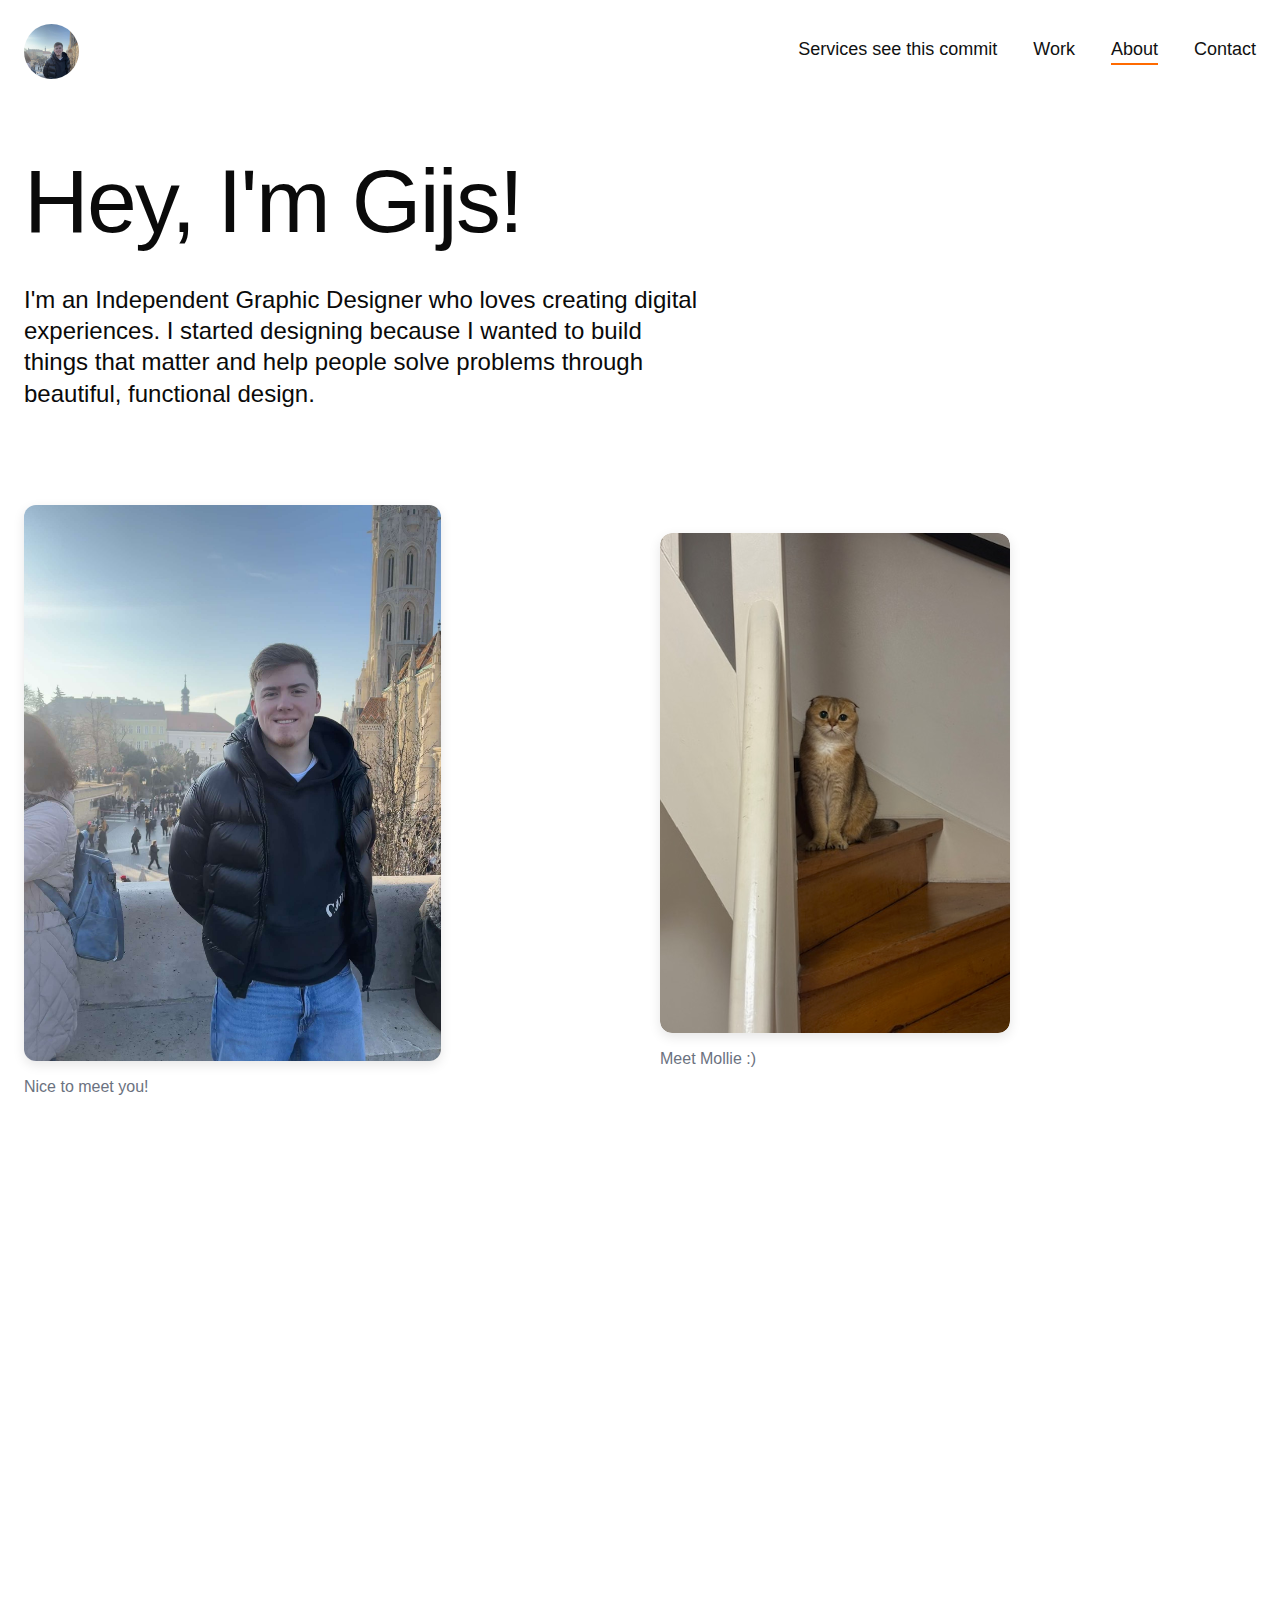
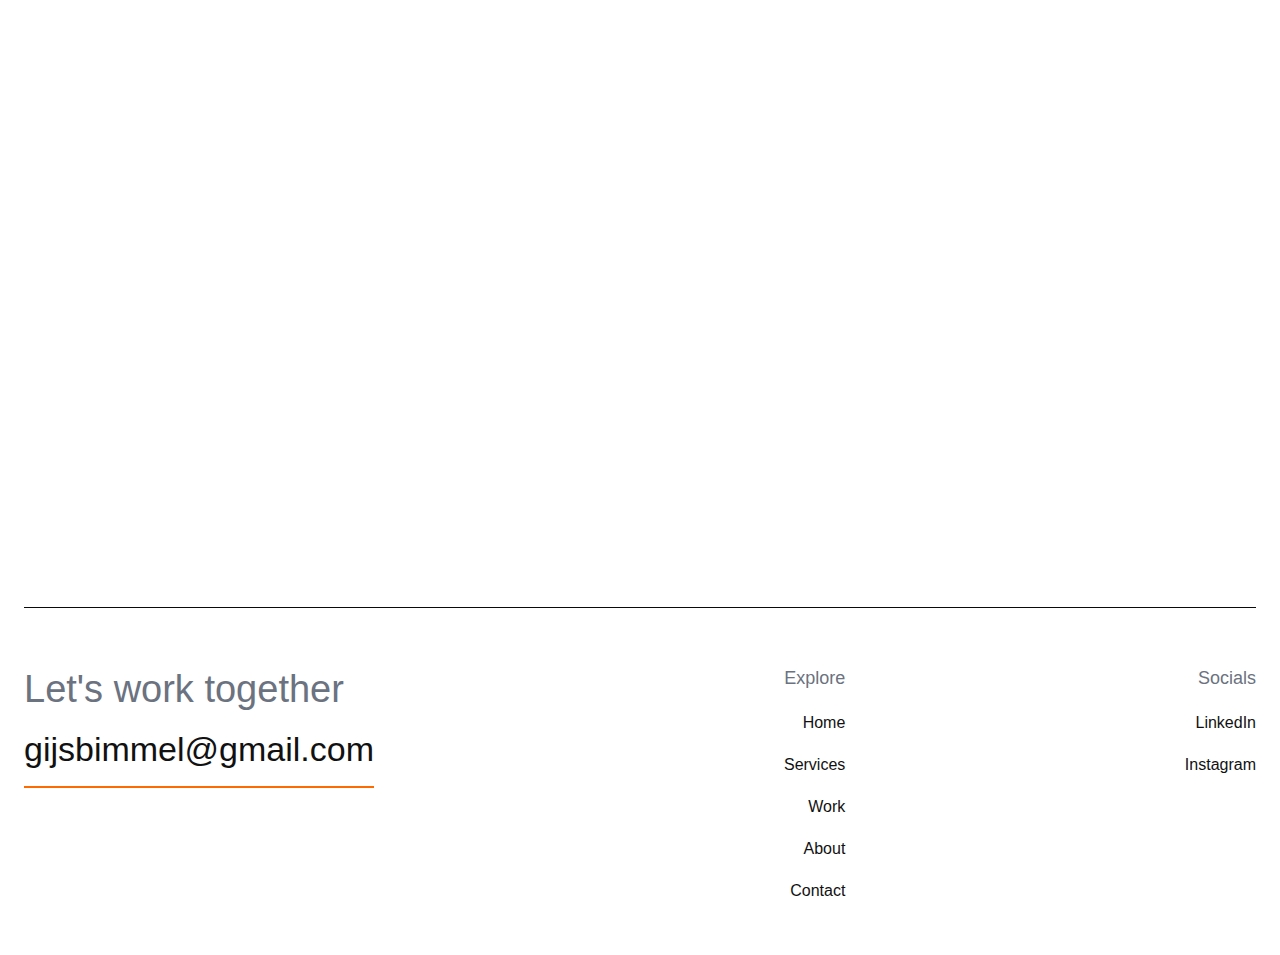
<file: about.html>
<!doctype html>
<html lang="nl">
  <head>
    <meta charset="utf-8" />
    <meta name="viewport" content="width=device-width, initial-scale=1" />
    <title>Gijs Bimmel</title>
    <meta name="description" content="Independent Graphic Designer portfolio" />
    <link rel="icon" type="image/svg+xml" href="favicon.svg" />
    <link rel="preconnect" href="https://fonts.googleapis.com" />
    <link rel="preconnect" href="https://fonts.gstatic.com" crossorigin />
    <link href="https://fonts.googleapis.com/css2?family=Mingzat&display=swap" rel="stylesheet" />
    <link rel="stylesheet" href="styles.css" />
  </head>
  <body>
    <div class="container">
      <header class="nav">
        <a href="index.html" class="avatar" aria-label="Profile">
          <img src="images/me.jpg" alt="Profiel foto" />
        </a>
        <button class="hamburger" aria-label="Menu" aria-expanded="false">
          <span class="hamburger-line"></span>
          <span class="hamburger-line"></span>
          <span class="hamburger-line"></span>
        </button>
        <nav class="links" aria-label="Hoofdmenu">
          <a href="services.html">Services see this commit</a>
          <a href="work.html">Work</a>
          <a href="about.html" aria-current="page">About</a>
          <a href="contact.html">Contact</a>
        </nav>
      </header>

      <!-- Hero sectie met introductie -->
      <section class="about-hero" data-reveal>
        <h1 class="about-title">Hey, I'm Gijs!</h1>
        <p class="about-intro">I'm an Independent Graphic Designer who loves creating digital experiences. I started designing because I wanted to build things that matter and help people solve problems through beautiful, functional design.</p>
      </section>

      <!-- Afbeeldingen sectie met carousel -->
      <div class="about-images-grid" data-reveal style="--reveal-delay:120ms">
        <div class="about-img-large">
          <img src="images/me.jpg" alt="Profile photo" class="about-photo-large" />
          <p class="about-image-caption">Nice to meet you!</p>
        </div>
        <div class="about-img-small">
          <div class="about-placeholder-img carousel-container">
            <div class="carousel-slides">
              <div class="carousel-slide active" data-caption="Meet Mollie :)">
                <img src="images/img12.jpeg" alt="Carousel image 1" />
              </div>
              <div class="carousel-slide" data-caption="Greece - 2025">
                <img src="images/img11.jpeg" alt="Carousel image 2" />
              </div>
              <div class="carousel-slide" data-caption="Borussia Dortmund - 2025">
                <img src="images/image2.jpeg" alt="Carousel image 3" />
              </div>
              <div class="carousel-slide" data-caption="Budapest - 2024">
                <img src="images/image3.jpeg" alt="Carousel image 4" />
              </div>
            </div>
          </div>
          <p class="about-carousel-caption">Meet Mollie :)</p>
        </div>
      </div>

      <!-- Statistieken sectie -->
      <div class="about-stats-section" data-reveal style="--reveal-delay:180ms">
        <div class="stat-item">
          <div class="stat-number">3+</div>
          <div class="stat-label">Years of design</div>
        </div>
        <div class="stat-item">
          <div class="stat-number">24</div>
          <div class="stat-label">Years old</div>
        </div>
        <div class="stat-item">
          <div class="stat-number">5+</div>
          <div class="stat-label">Projects delivered</div>
        </div>
        <div class="stat-item">
          <div class="stat-number">7</div>
          <div class="stat-label">Countries visited</div>
        </div>
      </div>

      <!-- Hoofdcontent met bio en social links -->
      <div class="about-main-content" data-reveal style="--reveal-delay:240ms">
        <div class="about-bio-text">
          <p class="bio-text">Hello! I'm Gijs Bimmel, a 23-year-old from the Netherlands, and a third-year student at Fontys University of Applied Sciences specializing in Smart Mobile.</p>
          
          <p class="bio-text">Throughout my studies, I have developed a strong passion for creating intuitive and visually appealing digital experiences. Lately, I’ve also been exploring photography, discovering it as another way to express my creativity.</p>

          <p class="bio-text">I’m a curious and ambitious communicator, always motivated to learn new things and collaborate on real projects.</p>

          <p class="bio-text">In this portfolio, I share some of my work as a designer and developer, combining creativity, design, and technical skills to craft meaningful experiences.</p>
        </div>

        <div class="about-communities">
          <a href="https://www.linkedin.com/in/gijs-bimmel/" target="_blank" class="community-link">
            <div class="community-dot dot-linkedin"></div>
            <div class="community-info">
              <div class="community-name">LinkedIn</div>
              <div class="community-desc">Let's connect on LinkedIn</div>
            </div>
            <div class="community-arrow"><svg xmlns="http://www.w3.org/2000/svg" width="24" height="24"><path d="M7 7h8.586L5.293 17.293l1.414 1.414L17 8.414V17h2V5H7v2z"/></svg></div>
          </a>
          
          <a href="https://www.instagram.com/gijs.bml/" target="_blank" class="community-link">
            <div class="community-dot dot-instagram"></div>
            <div class="community-info">
              <div class="community-name">Instagram</div>
              <div class="community-desc">Follow my creative journey</div>
            </div>
            <div class="community-arrow"><svg xmlns="http://www.w3.org/2000/svg" width="24" height="24"><path d="M7 7h8.586L5.293 17.293l1.414 1.414L17 8.414V17h2V5H7v2z"/></svg></div>
          </a>
          
          <a href="mailto:gijsbimmel@gmail.com" class="community-link">
            <div class="community-dot dot-email"></div>
            <div class="community-info">
              <div class="community-name">Email</div>
              <div class="community-desc">Get in touch with me</div>
            </div>
            <div class="community-arrow"><svg xmlns="http://www.w3.org/2000/svg" width="24" height="24"><path d="M7 7h8.586L5.293 17.293l1.414 1.414L17 8.414V17h2V5H7v2z"/></svg></div>
          </a>
        </div>
      </div>

      <!-- Footer met contactgegevens en navigatielinks -->
      <footer class="footer">
        <div class="footer-content">
          <div class="footer-cta">
            <p class="cta-text">Let's work together</p>
            <a href="mailto:gijsbimmel@gmail.com" class="link-underline">gijsbimmel@gmail.com</a>
          </div>
          
          <div class="footer-links">
            <div class="footer-column">
              <h4>Explore</h4>
              <ul>
                <li><a href="index.html">Home</a></li>
                <li><a href="services.html">Services</a></li>
                <li><a href="work.html">Work</a></li>
                <li><a href="about.html">About</a></li>
                <li><a href="contact.html">Contact</a></li>
              </ul>
            </div>
            
            <div class="footer-column">
              <h4>Socials</h4>
              <ul>
                <li><a href="https://www.linkedin.com/in/gijs-bimmel/" target="_blank">LinkedIn</a></li>
                <li><a href="https://www.instagram.com/gijs.bml/" target="_blank">Instagram</a></li>
              </ul>
            </div>
          </div>
        </div>
      </footer>
    </div>
    <script>
      // Scroll-reveal animatie: toont elementen wanneer ze in beeld komen
      (function() {
        if (window.matchMedia('(prefers-reduced-motion: reduce)').matches) return;
        var observer = new IntersectionObserver(function(entries) {
          entries.forEach(function(entry) {
            if (entry.isIntersecting) {
              entry.target.classList.add('revealed');
              observer.unobserve(entry.target);
            }
          });
        }, { threshold: 0.12 });
        document.querySelectorAll('[data-reveal]').forEach(function(el) { observer.observe(el); });
      })();

      // Animaties voor statistieken: tel cijfers op
      (function() {
        if (window.matchMedia('(prefers-reduced-motion: reduce)').matches) return;
        
        var statsSection = document.querySelector('.about-stats-section');
        if (!statsSection) return;

        var observer = new IntersectionObserver(function(entries) {
          entries.forEach(function(entry) {
            if (entry.isIntersecting) {
              var statNumbers = entry.target.querySelectorAll('.stat-number');
              statNumbers.forEach(function(statNumber) {
                var text = statNumber.textContent;
                var number = parseInt(text.replace(/\D/g, ''));
                
                if (isNaN(number)) return;

                var suffix = text.replace(/[\d.,\s]/g, '');
                var duration = 2000;
                var startTime = null;

                function animate(currentTime) {
                  if (!startTime) startTime = currentTime;
                  var elapsed = currentTime - startTime;
                  var progress = Math.min(elapsed / duration, 1);
                  
                  var easeProgress = progress * (2 - progress);
                  var current = Math.floor(easeProgress * number);
                  
                  statNumber.textContent = current + suffix;
                  
                  if (progress < 1) {
                    requestAnimationFrame(animate);
                  } else {
                    statNumber.textContent = text;
                  }
                }

                requestAnimationFrame(animate);
              });
              
              observer.unobserve(entry.target);
            }
          });
        }, { threshold: 0.5 });

        observer.observe(statsSection);
      })();

      // Automatische carrousel voor afbeeldingen slideshow
      (function() {
        var carousel = document.querySelector('.about-placeholder-img.carousel-container');
        if (!carousel) return;

        var slides = carousel.querySelectorAll('.carousel-slide');
        if (slides.length === 0) return;

        var captionElement = document.querySelector('.about-carousel-caption');
        var currentSlide = 0;
        var autoSlideInterval;

        function showSlide(index) {
          // Wrap around indien nodig (rondlopen bij einde)
          if (index >= slides.length) {
            currentSlide = 0;
          } else if (index < 0) {
            currentSlide = slides.length - 1;
          } else {
            currentSlide = index;
          }

          // Update slides - toon alleen actieve slide
          slides.forEach(function(slide, i) {
            slide.classList.toggle('active', i === currentSlide);
          });

          // Update caption text
          if (captionElement) {
            var activeSlide = slides[currentSlide];
            var caption = activeSlide.getAttribute('data-caption');
            if (caption) {
              captionElement.textContent = caption;
            }
          }
        }

        function nextSlide() {
          showSlide(currentSlide + 1);
        }

        function startAutoSlide() {
          if (window.matchMedia('(prefers-reduced-motion: reduce)').matches) return;
          // Automatische rotatie elke 3 seconden
          autoSlideInterval = setInterval(nextSlide, 3000);
        }

        function stopAutoSlide() {
          if (autoSlideInterval) {
            clearInterval(autoSlideInterval);
            autoSlideInterval = null;
          }
        }

        // Pauzeer bij hover voor betere gebruikerservaring
        carousel.addEventListener('mouseenter', stopAutoSlide);
        carousel.addEventListener('mouseleave', startAutoSlide);

        // Start automatische slideshow
        startAutoSlide();
      })();

      // Hamburger menu toggle functionaliteit
      (function() {
        var hamburger = document.querySelector('.hamburger');
        var nav = document.querySelector('.nav');
        var links = document.querySelector('.links');
        
        if (!hamburger || !nav || !links) return;

        hamburger.addEventListener('click', function() {
          var isExpanded = hamburger.getAttribute('aria-expanded') === 'true';
          hamburger.setAttribute('aria-expanded', !isExpanded);
          nav.classList.toggle('menu-open');
          document.body.style.overflow = !isExpanded ? 'hidden' : '';
        });

        // Sluit menu wanneer er op een link wordt geklikt
        links.querySelectorAll('a').forEach(function(link) {
          link.addEventListener('click', function() {
            hamburger.setAttribute('aria-expanded', 'false');
            nav.classList.remove('menu-open');
            document.body.style.overflow = '';
          });
        });

        // Sluit menu bij klik buiten het menu
        document.addEventListener('click', function(e) {
          if (!nav.contains(e.target) && nav.classList.contains('menu-open')) {
            hamburger.setAttribute('aria-expanded', 'false');
            nav.classList.remove('menu-open');
            document.body.style.overflow = '';
          }
        });
      })();
    </script>
  </body>
</html>
</file>
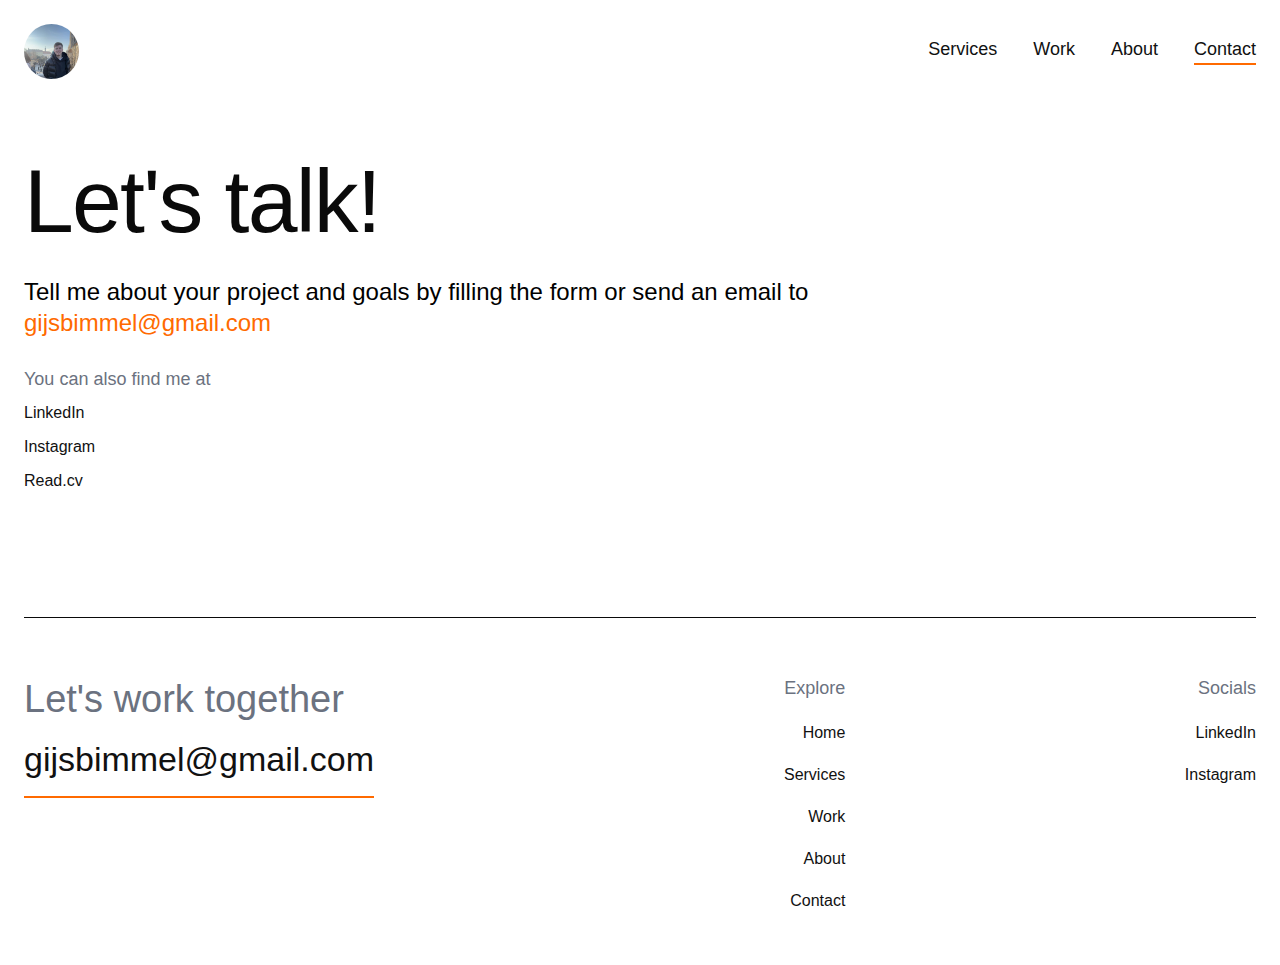
<file: contact.html>
<!doctype html>
<html lang="nl">
  <head>
    <meta charset="utf-8" />
    <meta name="viewport" content="width=device-width, initial-scale=1" />
    <title>Gijs Bimmel</title>
    <meta name="description" content="Independent Graphic Designer portfolio" />
    <link rel="icon" type="image/svg+xml" href="favicon.svg" />
    <link rel="preconnect" href="https://fonts.googleapis.com" />
    <link rel="preconnect" href="https://fonts.gstatic.com" crossorigin />
    <link href="https://fonts.googleapis.com/css2?family=Mingzat&display=swap" rel="stylesheet" />
    <link rel="stylesheet" href="styles.css" />
  </head>
  <body>
    <div class="container">
      <header class="nav">
        <a href="index.html" class="avatar" aria-label="Profile">
          <img src="images/me.jpg" alt="Profiel foto" />
        </a>
        <button class="hamburger" aria-label="Menu" aria-expanded="false">
          <span class="hamburger-line"></span>
          <span class="hamburger-line"></span>
          <span class="hamburger-line"></span>
        </button>
        <nav class="links" aria-label="Hoofdmenu">
          <a href="services.html">Services</a>
          <a href="work.html">Work</a>
          <a href="about.html">About</a>
          <a href="contact.html" aria-current="page">Contact</a>
        </nav>
      </header>

      <!-- Contact pagina hoofdcontent -->
      <main class="contact-page">
        <h1 class="contact-title" data-reveal>Let's talk!</h1>
        
        <p class="contact-intro" data-reveal style="--reveal-delay:120ms">
          Tell me about your project and goals by filling the form or send an email to 
          <a href="mailto:gijsbimmel@gmail.com" class="contact-email">gijsbimmel@gmail.com</a>
        </p>

        <p class="social-intro" data-reveal style="--reveal-delay:200ms">You can also find me at</p>

        <div class="social-links-grid" data-reveal style="--reveal-delay:280ms">
          <div class="social-link-item">
            <a href="https://www.linkedin.com/in/gijs-bimmel/" target="_blank" class="social-link">LinkedIn</a>
          </div>
          <div class="social-link-item">
            <a href="https://www.instagram.com/gijs.bml/" target="_blank" class="social-link">Instagram</a>
          </div>
          <div class="social-link-item">
            <a href="images/cv.pdf" target="_blank" class="social-link">Read.cv</a>
          </div>
        </div>
      </main>
      <!-- Footer met contactgegevens en navigatielinks -->
      <footer class="footer">
        <div class="footer-content">
          <div class="footer-cta">
            <p class="cta-text">Let's work together</p>
            <a href="mailto:gijsbimmel@gmail.com" class="link-underline">gijsbimmel@gmail.com</a>
          </div>
          
          <div class="footer-links">
            <div class="footer-column">
              <h4>Explore</h4>
              <ul>
                <li><a href="index.html">Home</a></li>
                <li><a href="services.html">Services</a></li>
                <li><a href="work.html">Work</a></li>
                <li><a href="about.html">About</a></li>
                <li><a href="contact.html">Contact</a></li>
              </ul>
            </div>
            
            <div class="footer-column">
              <h4>Socials</h4>
              <ul>
                <li><a href="https://www.linkedin.com/in/gijs-bimmel/" target="_blank">LinkedIn</a></li>
                <li><a href="https://www.instagram.com/gijs.bml/" target="_blank">Instagram</a></li>
              </ul>
            </div>
          </div>
        </div>
      </footer>
    </div>

    <script>
      // Scroll-reveal animatie: toont elementen wanneer ze in beeld komen
      (function() {
        if (window.matchMedia('(prefers-reduced-motion: reduce)').matches) return;
        var observer = new IntersectionObserver(function(entries) {
          entries.forEach(function(entry) {
            if (entry.isIntersecting) {
              entry.target.classList.add('revealed');
              observer.unobserve(entry.target);
            }
          });
        }, { threshold: 0.12 });
        document.querySelectorAll('[data-reveal]').forEach(function(el) { observer.observe(el); });
      })();

      // Hamburger menu toggle functionaliteit
      (function() {
        var hamburger = document.querySelector('.hamburger');
        var nav = document.querySelector('.nav');
        var links = document.querySelector('.links');
        
        if (!hamburger || !nav || !links) return;

        hamburger.addEventListener('click', function() {
          var isExpanded = hamburger.getAttribute('aria-expanded') === 'true';
          hamburger.setAttribute('aria-expanded', !isExpanded);
          nav.classList.toggle('menu-open');
          document.body.style.overflow = !isExpanded ? 'hidden' : '';
        });

        // Sluit menu wanneer er op een link wordt geklikt
        links.querySelectorAll('a').forEach(function(link) {
          link.addEventListener('click', function() {
            hamburger.setAttribute('aria-expanded', 'false');
            nav.classList.remove('menu-open');
            document.body.style.overflow = '';
          });
        });

        // Sluit menu bij klik buiten het menu
        document.addEventListener('click', function(e) {
          if (!nav.contains(e.target) && nav.classList.contains('menu-open')) {
            hamburger.setAttribute('aria-expanded', 'false');
            nav.classList.remove('menu-open');
            document.body.style.overflow = '';
          }
        });
      })();
    </script>
  </body>
</html>
</file>
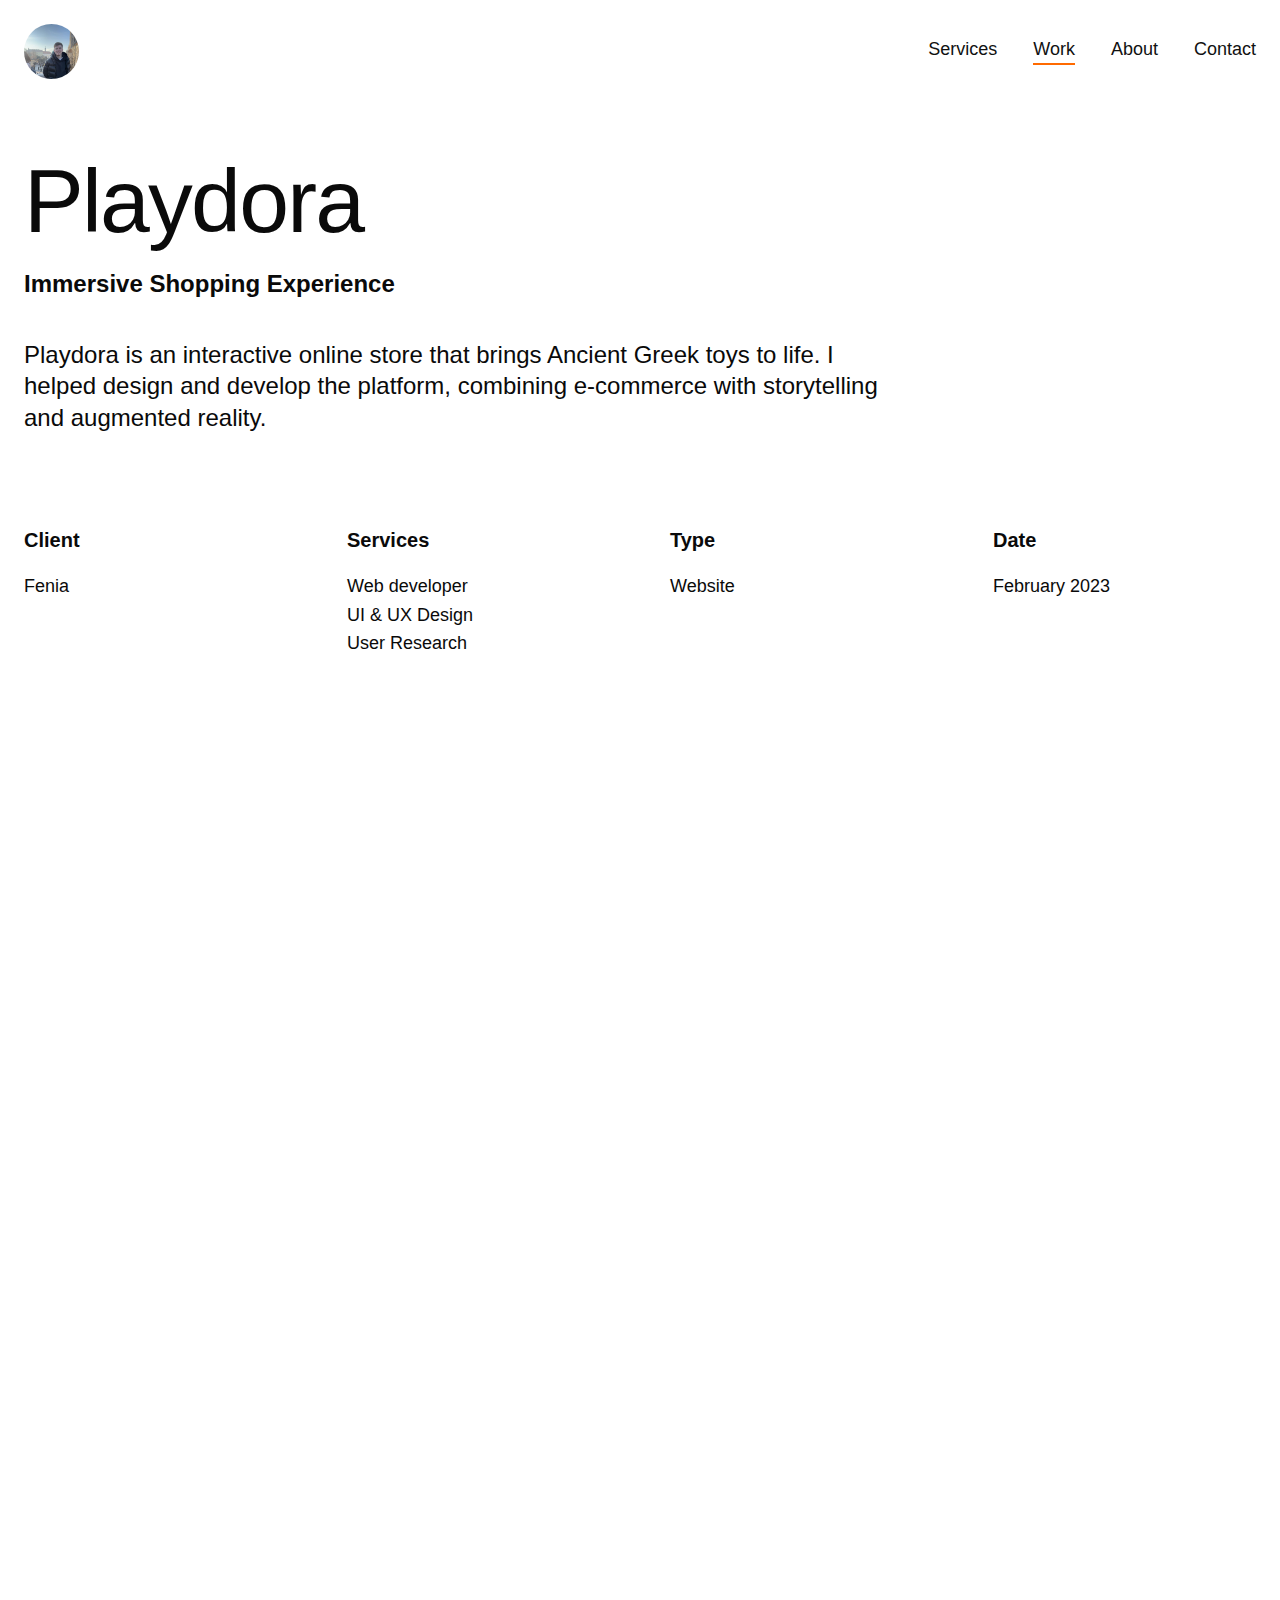
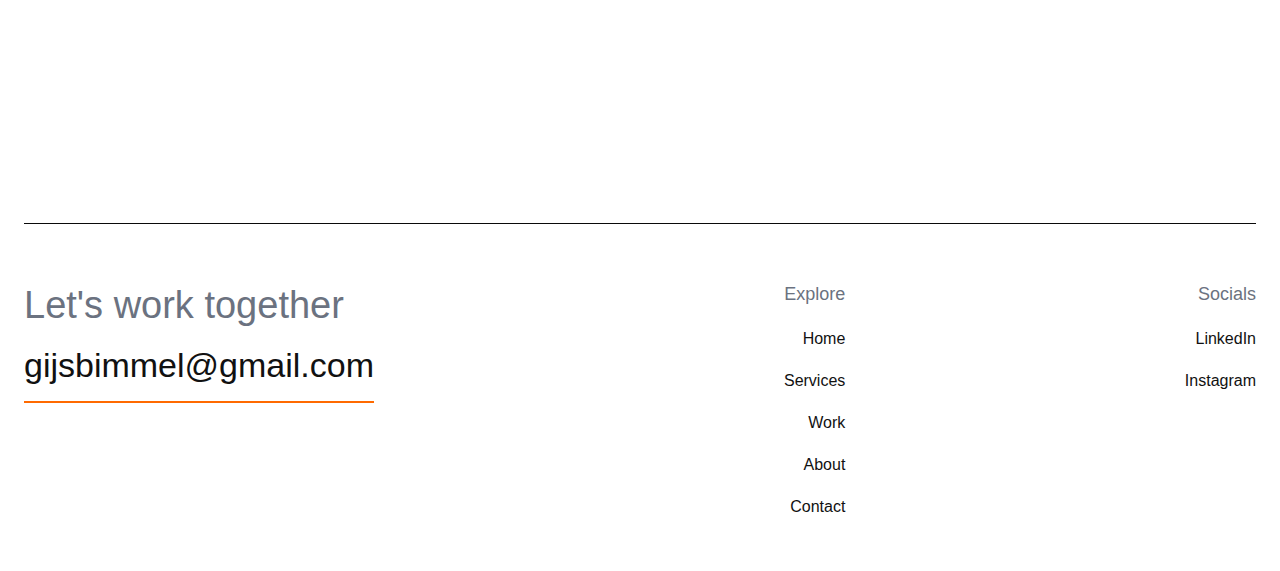
<file: project1.html>
<!doctype html>
<html lang="nl">
  <head>
    <meta charset="utf-8" />
    <meta name="viewport" content="width=device-width, initial-scale=1" />
    <title>Gijs Bimmel</title>
    <meta name="description" content="Independent Graphic Designer portfolio" />
    <link rel="icon" type="image/svg+xml" href="favicon.svg" />
    <link rel="preconnect" href="https://fonts.googleapis.com" />
    <link rel="preconnect" href="https://fonts.gstatic.com" crossorigin />
    <link href="https://fonts.googleapis.com/css2?family=Mingzat&display=swap" rel="stylesheet" />
    <link rel="stylesheet" href="styles.css" />
  </head>
  <body>
    <div class="container">
      <header class="nav">
        <a href="index.html" class="avatar" aria-label="Profile">
          <img src="images/me.jpg" alt="Profiel foto" />
        </a>
        <button class="hamburger" aria-label="Menu" aria-expanded="false">
          <span class="hamburger-line"></span>
          <span class="hamburger-line"></span>
          <span class="hamburger-line"></span>
        </button>
        <nav class="links" aria-label="Hoofdmenu">
          <a href="services.html">Services</a>
          <a href="work.html" aria-current="page">Work</a>
          <a href="about.html">About</a>
          <a href="contact.html">Contact</a>
        </nav>
      </header>

      <!-- Hero sectie met project titel en introductie -->
      <section class="about-hero" data-reveal>
        <h1 class="about-title">Playdora</h1>
        <h3 classs="subtitle">Immersive Shopping Experience</h3>
        <p class="project-intro">Playdora is an interactive online store that brings Ancient Greek toys to life. I helped design and develop the platform, combining e‑commerce with storytelling and augmented reality.</p>
      </section>

      <!-- Project metadata - client, services, type, datum -->
      <section class="project-metadata" data-reveal style="--reveal-delay:120ms">
        <div class="metadata-grid">
          <div class="metadata-item">
            <div class="metadata-label">Client</div>
            <div class="metadata-value">Fenia</div>
          </div>
          <div class="metadata-item">
            <div class="metadata-label">Services</div>
            <div class="metadata-value">Web developer<br>UI & UX Design<br>User Research</div>
          </div>
          <div class="metadata-item">
            <div class="metadata-label">Type</div>
            <div class="metadata-value">Website</div>
          </div>
          <div class="metadata-item">
            <div class="metadata-label">Date</div>
            <div class="metadata-value">February 2023</div>
          </div>
        </div>
      </section>

      <!-- Project afbeeldingen sectie met beschrijvingen -->
      <section class="project-image-section" data-reveal style="--reveal-delay:180ms">
        <div class="project-image-container">
          <img src="images/PlaydoraLogo.png" alt="Suitcase App interface" class="project-image" />
          <div class="project-image-caption">
            <p class="project-image-description">At Playdora, I contributed to creating an interactive online store for toys inspired by Ancient Greece. I helped shape the platform so that users could not only purchase toys but also explore the history and stories behind them.</p>
            <p class="project-image-description">I focused on designing an immersive shopping experience where collecting toys feels like visiting a virtual museum. Users can view the historical background of each toy through AR and learn about the cultural origins of the designs.</p>
          </div>
          <img src="images/AR.png" alt="Suitcase App interface" class="project-image" />
          <div class="project-image-caption">
            <p class="project-image-description">In addition, I worked on the user-friendly and responsive e‑commerce functionality. I designed the catalog, product pages, and shopping cart flow to ensure a smooth and intuitive shopping experience while keeping the storytelling aspect intact.</p>
          </div>
          <img src="images/High1.png" alt="Suitcase App interface" class="project-image" />
          <div class="project-image-captbion">
            <p class="project-image-description">My role combined design and front-end development, making sure the digital experience was both visually engaging and technically robust.</p>
            <p class="project-image-description">The Playdora project showed me how education, storytelling, and e‑commerce can come together in a single platform. I’m proud to have been part of this team and to have contributed to an experience that creatively combines learning and shopping.</p>
          </div>
          <img src="images/shop.png" alt="Suitcase App interface" class="project-image" />
        </div>
      </section>

      <!-- Footer met contactgegevens en navigatielinks -->
      <footer class="footer">
        <div class="footer-content">
          <div class="footer-cta">
            <p class="cta-text">Let's work together</p>
            <a href="mailto:gijsbimmel@gmail.com" class="link-underline">gijsbimmel@gmail.com</a>
          </div>
          
          <div class="footer-links">
            <div class="footer-column">
              <h4>Explore</h4>
              <ul>
                <li><a href="index.html">Home</a></li>
                <li><a href="services.html">Services</a></li>
                <li><a href="work.html">Work</a></li>
                <li><a href="about.html">About</a></li>
                <li><a href="contact.html">Contact</a></li>
              </ul>
            </div>
            
            <div class="footer-column">
              <h4>Socials</h4>
              <ul>
                <li><a href="https://www.linkedin.com/in/gijs-bimmel/" target="_blank">LinkedIn</a></li>
                <li><a href="https://www.instagram.com/gijs.bml/" target="_blank">Instagram</a></li>
              </ul>
            </div>
          </div>
        </div>
      </footer>
    </div>
    <script>
      // Scroll-reveal animatie: toont elementen wanneer ze in beeld komen
      (function() {
        if (window.matchMedia('(prefers-reduced-motion: reduce)').matches) return;
        var observer = new IntersectionObserver(function(entries) {
          entries.forEach(function(entry) {
            if (entry.isIntersecting) {
              entry.target.classList.add('revealed');
              observer.unobserve(entry.target);
            }
          });
        }, { threshold: 0.12 });
        document.querySelectorAll('[data-reveal]').forEach(function(el) { observer.observe(el); });
      })();

      // Animaties voor statistieken: tel cijfers op (niet gebruikt op project pagina's)
      (function() {
        if (window.matchMedia('(prefers-reduced-motion: reduce)').matches) return;
        
        var statsSection = document.querySelector('.about-stats-section');
        if (!statsSection) return;

        var observer = new IntersectionObserver(function(entries) {
          entries.forEach(function(entry) {
            if (entry.isIntersecting) {
              var statNumbers = entry.target.querySelectorAll('.stat-number');
              statNumbers.forEach(function(statNumber) {
                var text = statNumber.textContent;
                var number = parseInt(text.replace(/\D/g, ''));
                
                if (isNaN(number)) return;

                var suffix = text.replace(/[\d.,\s]/g, '');
                var duration = 2000;
                var startTime = null;

                function animate(currentTime) {
                  if (!startTime) startTime = currentTime;
                  var elapsed = currentTime - startTime;
                  var progress = Math.min(elapsed / duration, 1);
                  
                  var easeProgress = progress * (2 - progress);
                  var current = Math.floor(easeProgress * number);
                  
                  statNumber.textContent = current + suffix;
                  
                  if (progress < 1) {
                    requestAnimationFrame(animate);
                  } else {
                    statNumber.textContent = text;
                  }
                }

                requestAnimationFrame(animate);
              });
              
              observer.unobserve(entry.target);
            }
          });
        }, { threshold: 0.5 });

        observer.observe(statsSection);
      })();

      // Automatische carrousel voor about-placeholder-img
      (function() {
        var carousel = document.querySelector('.about-placeholder-img.carousel-container');
        if (!carousel) return;

        var slides = carousel.querySelectorAll('.carousel-slide');
        if (slides.length === 0) return;

        var currentSlide = 0;
        var autoSlideInterval;

        function showSlide(index) {
          // Wrap around indien nodig (rondlopen bij einde)
          if (index >= slides.length) {
            currentSlide = 0;
          } else if (index < 0) {
            currentSlide = slides.length - 1;
          } else {
            currentSlide = index;
          }

          // Update slides - toon alleen actieve slide
          slides.forEach(function(slide, i) {
            slide.classList.toggle('active', i === currentSlide);
          });
        }

        function nextSlide() {
          showSlide(currentSlide + 1);
        }

        function startAutoSlide() {
          if (window.matchMedia('(prefers-reduced-motion: reduce)').matches) return;
          // Automatische rotatie elke 3 seconden
          autoSlideInterval = setInterval(nextSlide, 3000);
        }

        function stopAutoSlide() {
          if (autoSlideInterval) {
            clearInterval(autoSlideInterval);
            autoSlideInterval = null;
          }
        }

        // Pauzeer bij hover voor betere gebruikerservaring
        carousel.addEventListener('mouseenter', stopAutoSlide);
        carousel.addEventListener('mouseleave', startAutoSlide);

        // Start automatische slideshow
        startAutoSlide();
      })();

      // Hamburger menu toggle functionaliteit
      (function() {
        var hamburger = document.querySelector('.hamburger');
        var nav = document.querySelector('.nav');
        var links = document.querySelector('.links');
        
        if (!hamburger || !nav || !links) return;

        hamburger.addEventListener('click', function() {
          var isExpanded = hamburger.getAttribute('aria-expanded') === 'true';
          hamburger.setAttribute('aria-expanded', !isExpanded);
          nav.classList.toggle('menu-open');
          document.body.style.overflow = !isExpanded ? 'hidden' : '';
        });

        // Sluit menu wanneer er op een link wordt geklikt
        links.querySelectorAll('a').forEach(function(link) {
          link.addEventListener('click', function() {
            hamburger.setAttribute('aria-expanded', 'false');
            nav.classList.remove('menu-open');
            document.body.style.overflow = '';
          });
        });

        // Sluit menu bij klik buiten het menu
        document.addEventListener('click', function(e) {
          if (!nav.contains(e.target) && nav.classList.contains('menu-open')) {
            hamburger.setAttribute('aria-expanded', 'false');
            nav.classList.remove('menu-open');
            document.body.style.overflow = '';
          }
        });
      })();
    </script>
  </body>
</html>
</file>
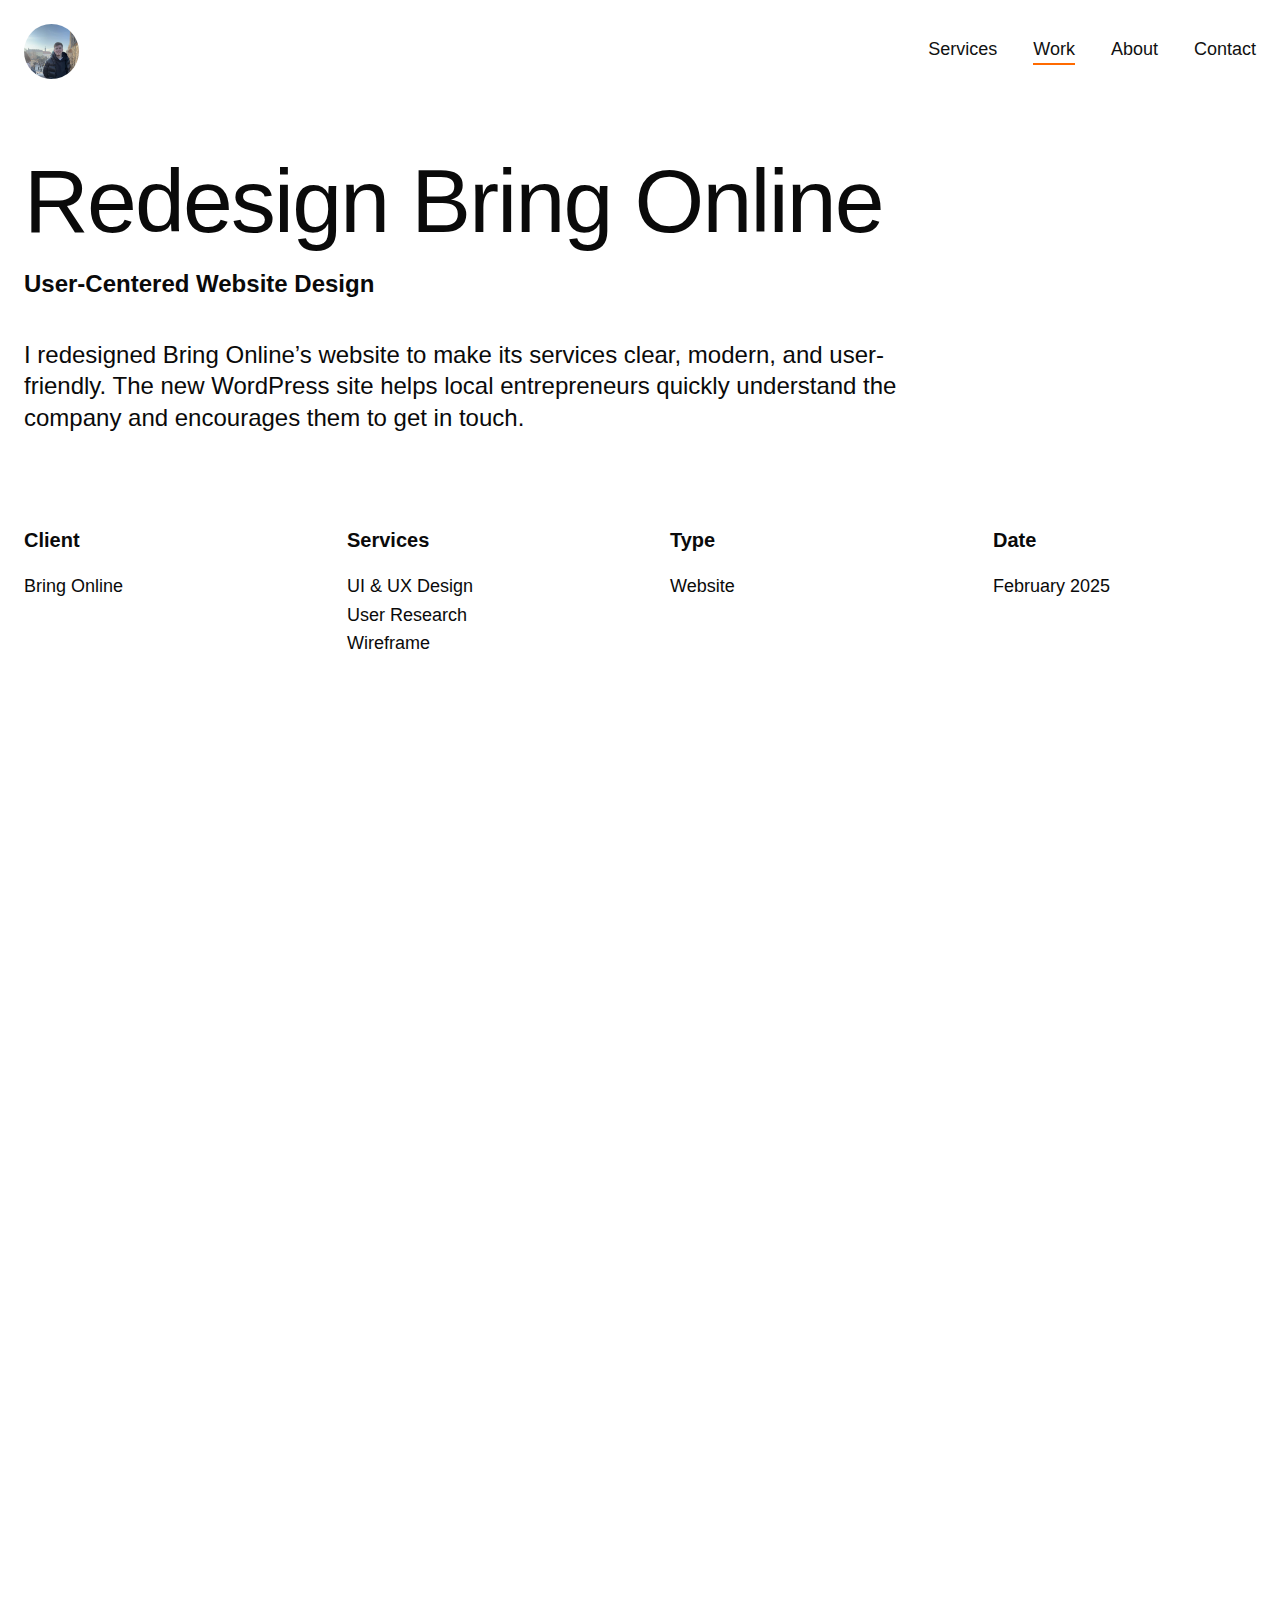
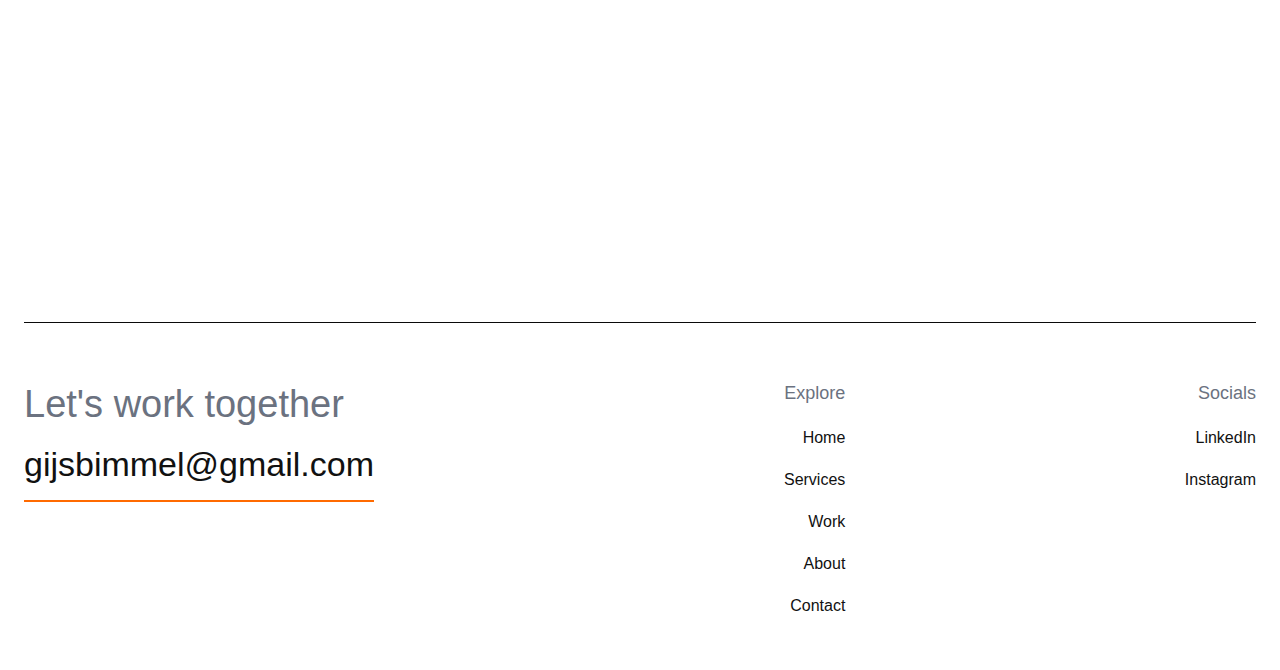
<file: project3.html>
<!doctype html>
<html lang="nl">
  <head>
    <meta charset="utf-8" />
    <meta name="viewport" content="width=device-width, initial-scale=1" />
    <title>Gijs Bimmel</title>
    <meta name="description" content="Independent Graphic Designer portfolio" />
    <link rel="icon" type="image/svg+xml" href="favicon.svg" />
    <link rel="preconnect" href="https://fonts.googleapis.com" />
    <link rel="preconnect" href="https://fonts.gstatic.com" crossorigin />
    <link href="https://fonts.googleapis.com/css2?family=Mingzat&display=swap" rel="stylesheet" />
    <link rel="stylesheet" href="styles.css" />
  </head>
  <body>
    <div class="container">
      <header class="nav">
        <a href="index.html" class="avatar" aria-label="Profile">
          <img src="images/me.jpg" alt="Profiel foto" />
        </a>
        <button class="hamburger" aria-label="Menu" aria-expanded="false">
          <span class="hamburger-line"></span>
          <span class="hamburger-line"></span>
          <span class="hamburger-line"></span>
        </button>
        <nav class="links" aria-label="Hoofdmenu">
          <a href="services.html">Services</a>
          <a href="work.html" aria-current="page">Work</a>
          <a href="about.html">About</a>
          <a href="contact.html">Contact</a>
        </nav>
      </header>

      <!-- Hero sectie met project titel en introductie -->
      <section class="about-hero" data-reveal>
        <h1 class="about-title">Redesign Bring Online</h1>
        <h3>User-Centered Website Design</h3>
        <p class="project-intro">I redesigned Bring Online’s website to make its services clear, modern, and user-friendly. The new WordPress site helps local entrepreneurs quickly understand the company and encourages them to get in touch.</p>
      </section>

      <!-- Project metadata - client, services, type, datum -->
      <section class="project-metadata" data-reveal style="--reveal-delay:120ms">
        <div class="metadata-grid">
          <div class="metadata-item">
            <div class="metadata-label">Client</div>
            <div class="metadata-value">Bring Online</div>
          </div>
          <div class="metadata-item">
            <div class="metadata-label">Services</div>
            <div class="metadata-value">UI & UX Design<br>User Research<br>Wireframe</div>
          </div>
          <div class="metadata-item">
            <div class="metadata-label">Type</div>
            <div class="metadata-value">Website</div>
          </div>
          <div class="metadata-item">
            <div class="metadata-label">Date</div>
            <div class="metadata-value">February 2025</div>
          </div>
        </div>
      </section>

      <!-- Project afbeeldingen sectie met beschrijvingen -->
      <section class="project-image-section" data-reveal style="--reveal-delay:180ms">
        <div class="project-image-container">
          <img src="images/frame18.png" alt="Suitcase App interface" class="project-image" />
          <div class="project-image-caption">
            <p class="project-image-description">For my internship project, I was given the challenge of completely redesigning the Bring Online website. The company has been growing quickly and now offers many more services than before, but that growth wasn’t reflected on the existing website. Visitors often didn’t fully understand what Bring Online actually does, which meant missing out on potential clients. I wanted to create a new website that not only looked more modern and professional, but also clearly showed how Bring Online can help local entrepreneurs.</p>
          </div>
          <img src="images/frame19.png" alt="Suitcase App interface" class="project-image" />
          <div class="project-image-caption">
            <p class="project-image-description">During the project, I discovered that the main issue was the way information was structured and presented. Important services weren’t highlighted properly, the layout was unclear, and the overall look no longer matched the current identity of Bring Online. That’s why I started researching how to improve the website so that visitors could immediately understand what the company offers and why they should choose Bring Online. This was essential for improving online visibility and attracting new clients.</p>
          </div>
          <img src="images/Frame99.png" alt="Suitcase App interface" class="project-image" />
          <div class="project-image-caption">
            <p class="project-image-description">From this, I defined the main goal: to develop a completely renewed, user-friendly, faster, and more professional website. A website that works well on all devices and clearly communicates the company’s services. The final product is a fully redesigned WordPress website with a fresh visual style, improved navigation, and clear, structured content that helps entrepreneurs quickly find the information they need and encourages them to get in touch.</p>
          </div>
          <img src="images/Frame 56.png" alt="Suitcase App interface" class="project-image" />
          <div class="project-image-caption">
            <p class="project-image-description">To achieve this, I formulated several research questions that guided me through the design process. These questions helped me stay focused on what users needed, what wasn’t working on the old website, and how I could solve those issues. Using the Design Thinking method, I worked step by step, researching, testing, and designing, so that the final product truly fits the needs of local entrepreneurs and aligns with Bring Online’s identity.</p>
        </div>
      </section>

      <!-- Footer met contactgegevens en navigatielinks -->
      <footer class="footer">
        <div class="footer-content">
          <div class="footer-cta">
            <p class="cta-text">Let's work together</p>
            <a href="mailto:gijsbimmel@gmail.com" class="link-underline">gijsbimmel@gmail.com</a>
          </div>
          
          <div class="footer-links">
            <div class="footer-column">
              <h4>Explore</h4>
              <ul>
                <li><a href="index.html">Home</a></li>
                <li><a href="services.html">Services</a></li>
                <li><a href="work.html">Work</a></li>
                <li><a href="about.html">About</a></li>
                <li><a href="contact.html">Contact</a></li>
              </ul>
            </div>
            
            <div class="footer-column">
              <h4>Socials</h4>
              <ul>
                <li><a href="https://www.linkedin.com/in/gijs-bimmel/" target="_blank">LinkedIn</a></li>
                <li><a href="https://www.instagram.com/gijs.bml/" target="_blank">Instagram</a></li>
              </ul>
            </div>
          </div>
        </div>
      </footer>
    </div>
    <script>
      // Scroll-reveal animatie: toont elementen wanneer ze in beeld komen
      (function() {
        if (window.matchMedia('(prefers-reduced-motion: reduce)').matches) return;
        var observer = new IntersectionObserver(function(entries) {
          entries.forEach(function(entry) {
            if (entry.isIntersecting) {
              entry.target.classList.add('revealed');
              observer.unobserve(entry.target);
            }
          });
        }, { threshold: 0.12 });
        document.querySelectorAll('[data-reveal]').forEach(function(el) { observer.observe(el); });
      })();

      // Animaties voor statistieken: tel cijfers op (niet gebruikt op project pagina's)
      (function() {
        if (window.matchMedia('(prefers-reduced-motion: reduce)').matches) return;
        
        var statsSection = document.querySelector('.about-stats-section');
        if (!statsSection) return;

        var observer = new IntersectionObserver(function(entries) {
          entries.forEach(function(entry) {
            if (entry.isIntersecting) {
              var statNumbers = entry.target.querySelectorAll('.stat-number');
              statNumbers.forEach(function(statNumber) {
                var text = statNumber.textContent;
                var number = parseInt(text.replace(/\D/g, ''));
                
                if (isNaN(number)) return;

                var suffix = text.replace(/[\d.,\s]/g, '');
                var duration = 2000;
                var startTime = null;

                function animate(currentTime) {
                  if (!startTime) startTime = currentTime;
                  var elapsed = currentTime - startTime;
                  var progress = Math.min(elapsed / duration, 1);
                  
                  var easeProgress = progress * (2 - progress);
                  var current = Math.floor(easeProgress * number);
                  
                  statNumber.textContent = current + suffix;
                  
                  if (progress < 1) {
                    requestAnimationFrame(animate);
                  } else {
                    statNumber.textContent = text;
                  }
                }

                requestAnimationFrame(animate);
              });
              
              observer.unobserve(entry.target);
            }
          });
        }, { threshold: 0.5 });

        observer.observe(statsSection);
      })();

      // Automatische carrousel voor about-placeholder-img
      (function() {
        var carousel = document.querySelector('.about-placeholder-img.carousel-container');
        if (!carousel) return;

        var slides = carousel.querySelectorAll('.carousel-slide');
        if (slides.length === 0) return;

        var currentSlide = 0;
        var autoSlideInterval;

        function showSlide(index) {
          // Wrap around indien nodig (rondlopen bij einde)
          if (index >= slides.length) {
            currentSlide = 0;
          } else if (index < 0) {
            currentSlide = slides.length - 1;
          } else {
            currentSlide = index;
          }

          // Update slides - toon alleen actieve slide
          slides.forEach(function(slide, i) {
            slide.classList.toggle('active', i === currentSlide);
          });
        }

        function nextSlide() {
          showSlide(currentSlide + 1);
        }

        function startAutoSlide() {
          if (window.matchMedia('(prefers-reduced-motion: reduce)').matches) return;
          // Automatische rotatie elke 3 seconden
          autoSlideInterval = setInterval(nextSlide, 3000);
        }

        function stopAutoSlide() {
          if (autoSlideInterval) {
            clearInterval(autoSlideInterval);
            autoSlideInterval = null;
          }
        }

        // Pauzeer bij hover voor betere gebruikerservaring
        carousel.addEventListener('mouseenter', stopAutoSlide);
        carousel.addEventListener('mouseleave', startAutoSlide);

        // Start automatische slideshow
        startAutoSlide();
      })();

      // Hamburger menu toggle functionaliteit
      (function() {
        var hamburger = document.querySelector('.hamburger');
        var nav = document.querySelector('.nav');
        var links = document.querySelector('.links');
        
        if (!hamburger || !nav || !links) return;

        hamburger.addEventListener('click', function() {
          var isExpanded = hamburger.getAttribute('aria-expanded') === 'true';
          hamburger.setAttribute('aria-expanded', !isExpanded);
          nav.classList.toggle('menu-open');
          document.body.style.overflow = !isExpanded ? 'hidden' : '';
        });

        // Sluit menu wanneer er op een link wordt geklikt
        links.querySelectorAll('a').forEach(function(link) {
          link.addEventListener('click', function() {
            hamburger.setAttribute('aria-expanded', 'false');
            nav.classList.remove('menu-open');
            document.body.style.overflow = '';
          });
        });

        // Sluit menu bij klik buiten het menu
        document.addEventListener('click', function(e) {
          if (!nav.contains(e.target) && nav.classList.contains('menu-open')) {
            hamburger.setAttribute('aria-expanded', 'false');
            nav.classList.remove('menu-open');
            document.body.style.overflow = '';
          }
        });
      })();
    </script>
  </body>
</html>
</file>
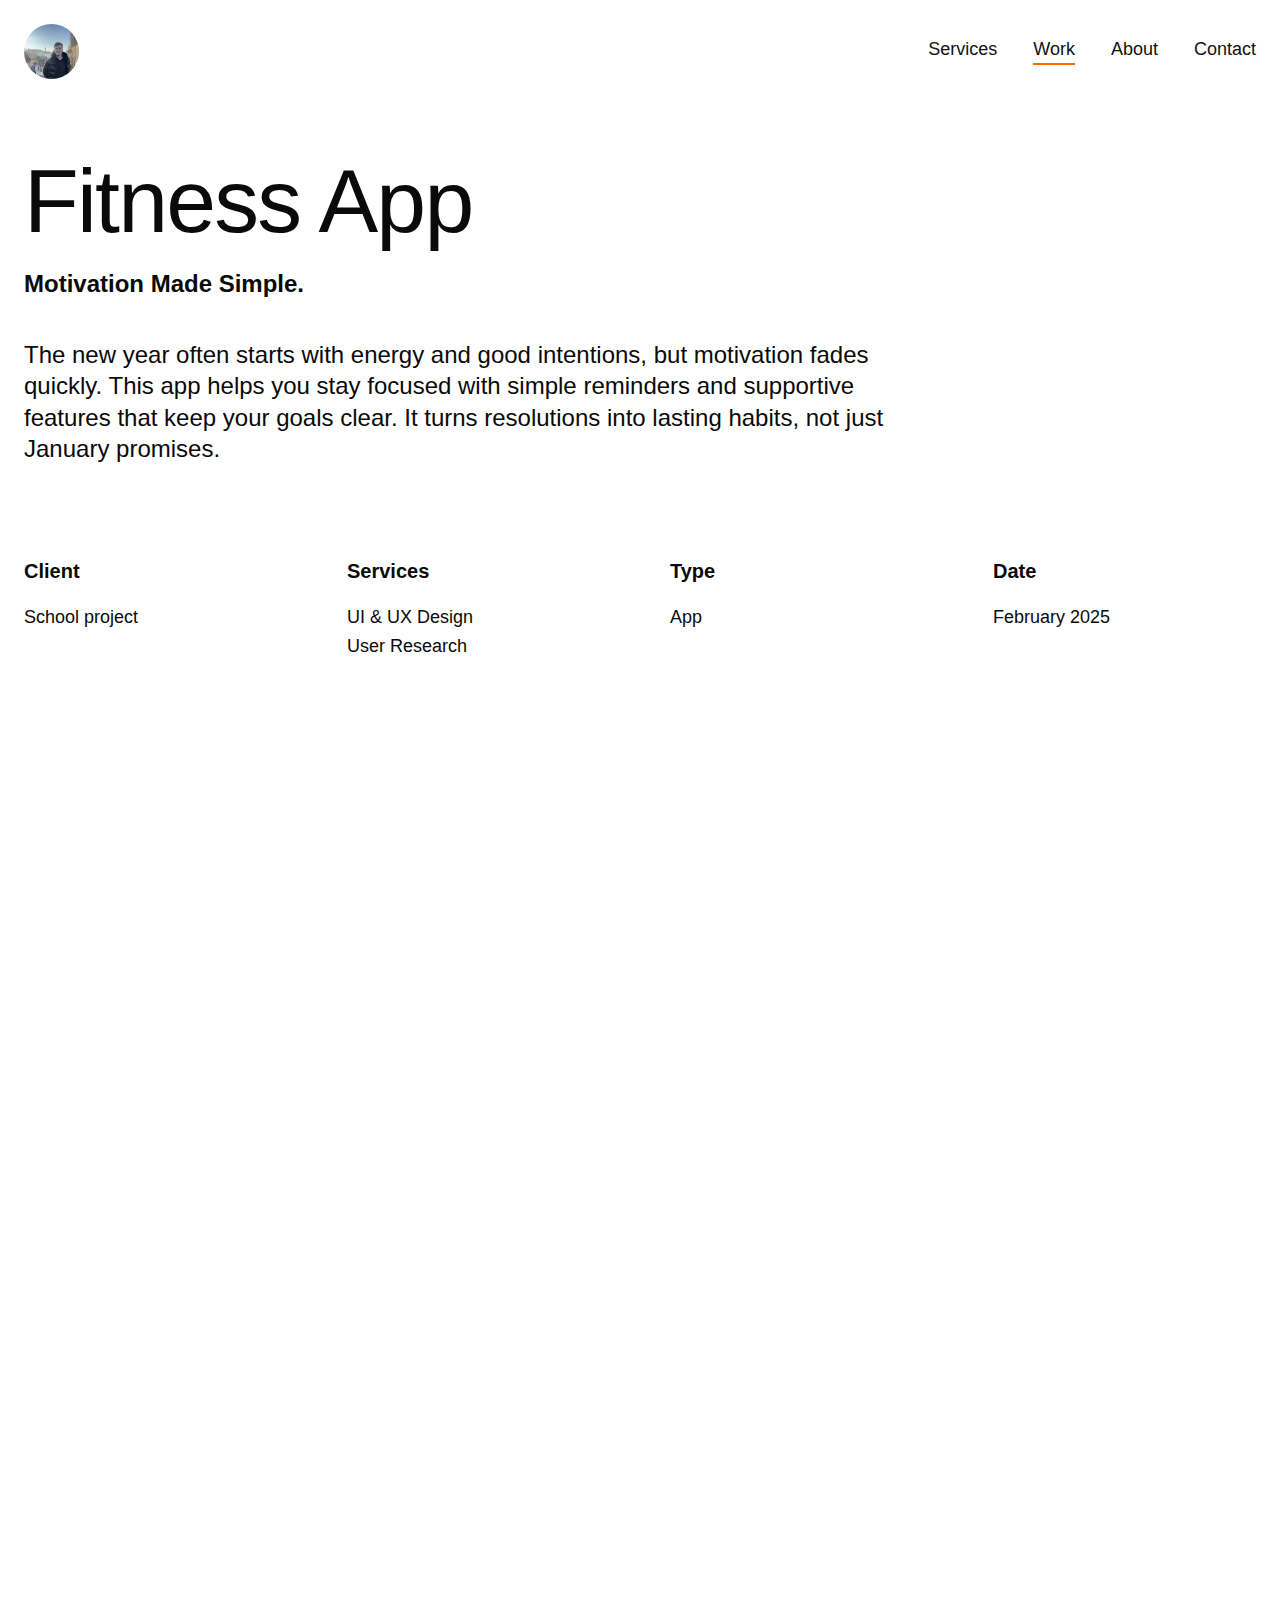
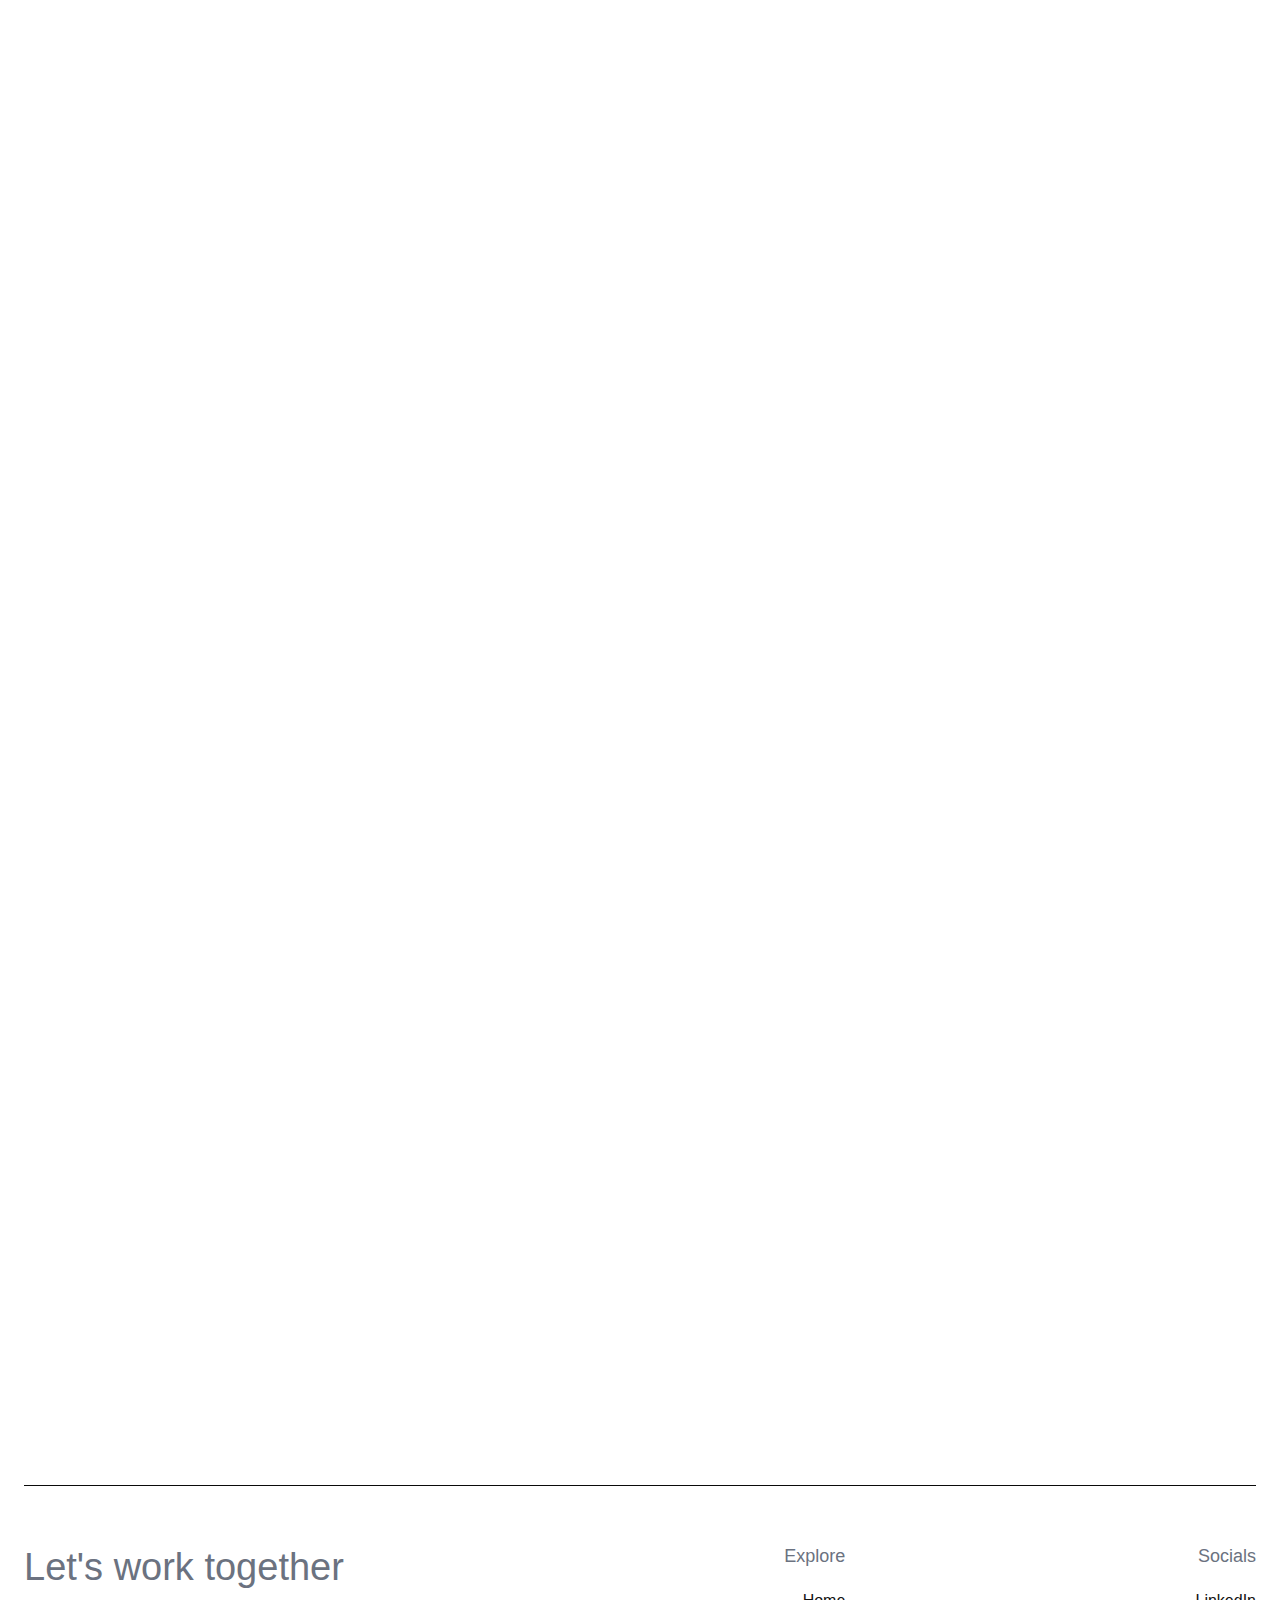
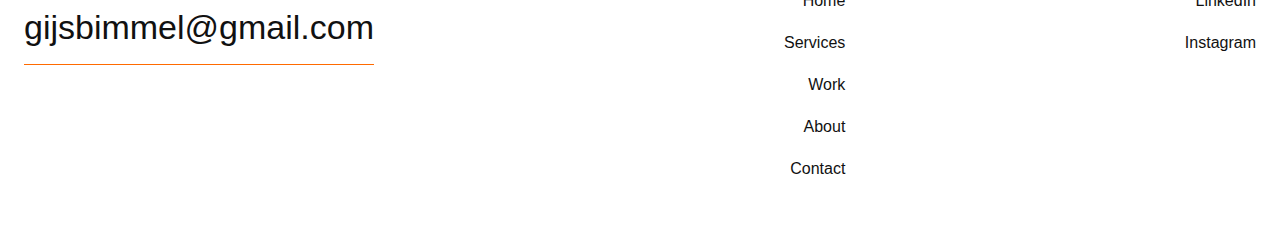
<file: project4.html>
<!doctype html>
<html lang="nl">
  <head>
    <meta charset="utf-8" />
    <meta name="viewport" content="width=device-width, initial-scale=1" />
    <title>Gijs Bimmel</title>
    <meta name="description" content="Independent Graphic Designer portfolio" />
    <link rel="icon" type="image/svg+xml" href="favicon.svg" />
    <link rel="preconnect" href="https://fonts.googleapis.com" />
    <link rel="preconnect" href="https://fonts.gstatic.com" crossorigin />
    <link href="https://fonts.googleapis.com/css2?family=Mingzat&display=swap" rel="stylesheet" />
    <link rel="stylesheet" href="styles.css" />
  </head>
  <body>
    <div class="container">
      <header class="nav">
        <a href="index.html" class="avatar" aria-label="Profile">
          <img src="images/me.jpg" alt="Profiel foto" />
        </a>
        <button class="hamburger" aria-label="Menu" aria-expanded="false">
          <span class="hamburger-line"></span>
          <span class="hamburger-line"></span>
          <span class="hamburger-line"></span>
        </button>
        <nav class="links" aria-label="Hoofdmenu">
          <a href="services.html">Services</a>
          <a href="work.html" aria-current="page">Work</a>
          <a href="about.html">About</a>
          <a href="contact.html">Contact</a>
        </nav>
      </header>

      <!-- Hero sectie met project titel en introductie -->
      <section class="about-hero" data-reveal>
        <h1 class="about-title">Fitness App</h1>
        <h3>Motivation Made Simple.</h3>
        <p class="project-intro">The new year often starts with energy and good intentions, but motivation fades quickly. This app helps you stay focused with simple reminders and supportive features that keep your goals clear. It turns resolutions into lasting habits, not just January promises.</p>
      </section>

      <!-- Project metadata - client, services, type, datum -->
      <section class="project-metadata" data-reveal style="--reveal-delay:120ms">
        <div class="metadata-grid">
          <div class="metadata-item">
            <div class="metadata-label">Client</div>
            <div class="metadata-value">School project</div>
          </div>
          <div class="metadata-item">
            <div class="metadata-label">Services</div>
            <div class="metadata-value">UI & UX Design<br>User Research</div>
          </div>
          <div class="metadata-item">
            <div class="metadata-label">Type</div>
            <div class="metadata-value">App</div>
          </div>
          <div class="metadata-item">
            <div class="metadata-label">Date</div>
            <div class="metadata-value">February 2025</div>
          </div>
        </div>
      </section>

      <!-- Project afbeeldingen sectie met beschrijvingen -->
      <section class="project-image-section" data-reveal style="--reveal-delay:180ms">
        <div class="project-image-container">
          <img src="images/Frame2.png" alt="Suitcase App interface" class="project-image" />
          <div class="project-image-caption">
            <p class="project-image-description">The concept started with a simple goal our group set for 2025: going to the gym more often. Staying motivated isn’t always easy, so we came up with an app that helps us stay on track while making the whole experience more enjoyable. It’s not meant to feel like a strict coach, but more like a playful motivator that gives you just the right nudge to keep going.</p>
            <p class="project-image-description">A big part of this is the badge and reward system. You earn badges as you make progress, creating a light sense of friendly competition within the group. It’s not about being the best — it’s about celebrating progress together and giving each other that extra bit of encouragement. Making it fun also makes it easier to stick with.</p>
          </div>
          <img src="images/Frame 23.png" alt="Suitcase App interface" class="project-image" />
          <div class="project-image-caption">
            <p class="project-image-description">You also get a personal dashboard that gives you a clear overview of how you’re doing. No overwhelming data or complicated charts — just a clean, simple place to see what you’ve achieved and what you’re working toward. It feels like a calm starting point you can check in with every day.</p>
          </div>
          <img src="images/Frame3.png" alt="Suitcase App interface" class="project-image" />
          <div class="project-image-caption">
            <p class="project-image-description">Community plays an important role as well. You can talk with others, ask questions, share experiences, or drop a bit of motivation when someone needs it. Combined with personalized notifications and widgets you can set yourself, your goals stay visible and within reach. Together, these elements turn working out into something you don’t just have to do, but something you want to do — and something you can keep growing in, step by step.</p>
          </div>
          <img src="images/Frame4.png" alt="Suitcase App interface" class="project-image" />
          <div class="project-image-caption">
            <p class="project-image-description">By combining playful rewards, clear progress tracking, social support, and personalized reminders, the app transforms going to the gym from a chore into a motivating and enjoyable habit. It doesn’t just help us stick to our 2025 goal — it makes the whole journey more engaging, social, and fun, so staying active becomes something we actually look forward to.</p>
          </div>
        </div>
      </section>

      <!-- Footer met contactgegevens en navigatielinks -->
      <footer class="footer">
        <div class="footer-content">
          <div class="footer-cta">
            <p class="cta-text">Let's work together</p>
            <a href="mailto:gijsbimmel@gmail.com" class="link-underline">gijsbimmel@gmail.com</a>
          </div>
          
          <div class="footer-links">
            <div class="footer-column">
              <h4>Explore</h4>
              <ul>
                <li><a href="index.html">Home</a></li>
                <li><a href="services.html">Services</a></li>
                <li><a href="work.html">Work</a></li>
                <li><a href="about.html">About</a></li>
                <li><a href="contact.html">Contact</a></li>
              </ul>
            </div>
            
            <div class="footer-column">
              <h4>Socials</h4>
              <ul>
                <li><a href="https://www.linkedin.com/in/gijs-bimmel/" target="_blank">LinkedIn</a></li>
                <li><a href="https://www.instagram.com/gijs.bml/" target="_blank">Instagram</a></li>
              </ul>
            </div>
          </div>
        </div>
      </footer>
    </div>
    <script>
      // Scroll-reveal animatie: toont elementen wanneer ze in beeld komen
      (function() {
        if (window.matchMedia('(prefers-reduced-motion: reduce)').matches) return;
        var observer = new IntersectionObserver(function(entries) {
          entries.forEach(function(entry) {
            if (entry.isIntersecting) {
              entry.target.classList.add('revealed');
              observer.unobserve(entry.target);
            }
          });
        }, { threshold: 0.12 });
        document.querySelectorAll('[data-reveal]').forEach(function(el) { observer.observe(el); });
      })();

      // Animaties voor statistieken: tel cijfers op (niet gebruikt op project pagina's)
      (function() {
        if (window.matchMedia('(prefers-reduced-motion: reduce)').matches) return;
        
        var statsSection = document.querySelector('.about-stats-section');
        if (!statsSection) return;

        var observer = new IntersectionObserver(function(entries) {
          entries.forEach(function(entry) {
            if (entry.isIntersecting) {
              var statNumbers = entry.target.querySelectorAll('.stat-number');
              statNumbers.forEach(function(statNumber) {
                var text = statNumber.textContent;
                var number = parseInt(text.replace(/\D/g, ''));
                
                if (isNaN(number)) return;

                var suffix = text.replace(/[\d.,\s]/g, '');
                var duration = 2000;
                var startTime = null;

                function animate(currentTime) {
                  if (!startTime) startTime = currentTime;
                  var elapsed = currentTime - startTime;
                  var progress = Math.min(elapsed / duration, 1);
                  
                  var easeProgress = progress * (2 - progress);
                  var current = Math.floor(easeProgress * number);
                  
                  statNumber.textContent = current + suffix;
                  
                  if (progress < 1) {
                    requestAnimationFrame(animate);
                  } else {
                    statNumber.textContent = text;
                  }
                }

                requestAnimationFrame(animate);
              });
              
              observer.unobserve(entry.target);
            }
          });
        }, { threshold: 0.5 });

        observer.observe(statsSection);
      })();

      // Automatische carrousel voor about-placeholder-img
      (function() {
        var carousel = document.querySelector('.about-placeholder-img.carousel-container');
        if (!carousel) return;

        var slides = carousel.querySelectorAll('.carousel-slide');
        if (slides.length === 0) return;

        var currentSlide = 0;
        var autoSlideInterval;

        function showSlide(index) {
          // Wrap around indien nodig (rondlopen bij einde)
          if (index >= slides.length) {
            currentSlide = 0;
          } else if (index < 0) {
            currentSlide = slides.length - 1;
          } else {
            currentSlide = index;
          }

          // Update slides - toon alleen actieve slide
          slides.forEach(function(slide, i) {
            slide.classList.toggle('active', i === currentSlide);
          });
        }

        function nextSlide() {
          showSlide(currentSlide + 1);
        }

        function startAutoSlide() {
          if (window.matchMedia('(prefers-reduced-motion: reduce)').matches) return;
          // Automatische rotatie elke 3 seconden
          autoSlideInterval = setInterval(nextSlide, 3000);
        }

        function stopAutoSlide() {
          if (autoSlideInterval) {
            clearInterval(autoSlideInterval);
            autoSlideInterval = null;
          }
        }

        // Pauzeer bij hover voor betere gebruikerservaring
        carousel.addEventListener('mouseenter', stopAutoSlide);
        carousel.addEventListener('mouseleave', startAutoSlide);

        // Start automatische slideshow
        startAutoSlide();
      })();

      // Hamburger menu toggle functionaliteit
      (function() {
        var hamburger = document.querySelector('.hamburger');
        var nav = document.querySelector('.nav');
        var links = document.querySelector('.links');
        
        if (!hamburger || !nav || !links) return;

        hamburger.addEventListener('click', function() {
          var isExpanded = hamburger.getAttribute('aria-expanded') === 'true';
          hamburger.setAttribute('aria-expanded', !isExpanded);
          nav.classList.toggle('menu-open');
          document.body.style.overflow = !isExpanded ? 'hidden' : '';
        });

        // Sluit menu wanneer er op een link wordt geklikt
        links.querySelectorAll('a').forEach(function(link) {
          link.addEventListener('click', function() {
            hamburger.setAttribute('aria-expanded', 'false');
            nav.classList.remove('menu-open');
            document.body.style.overflow = '';
          });
        });

        // Sluit menu bij klik buiten het menu
        document.addEventListener('click', function(e) {
          if (!nav.contains(e.target) && nav.classList.contains('menu-open')) {
            hamburger.setAttribute('aria-expanded', 'false');
            nav.classList.remove('menu-open');
            document.body.style.overflow = '';
          }
        });
      })();
    </script>
  </body>
</html>
</file>
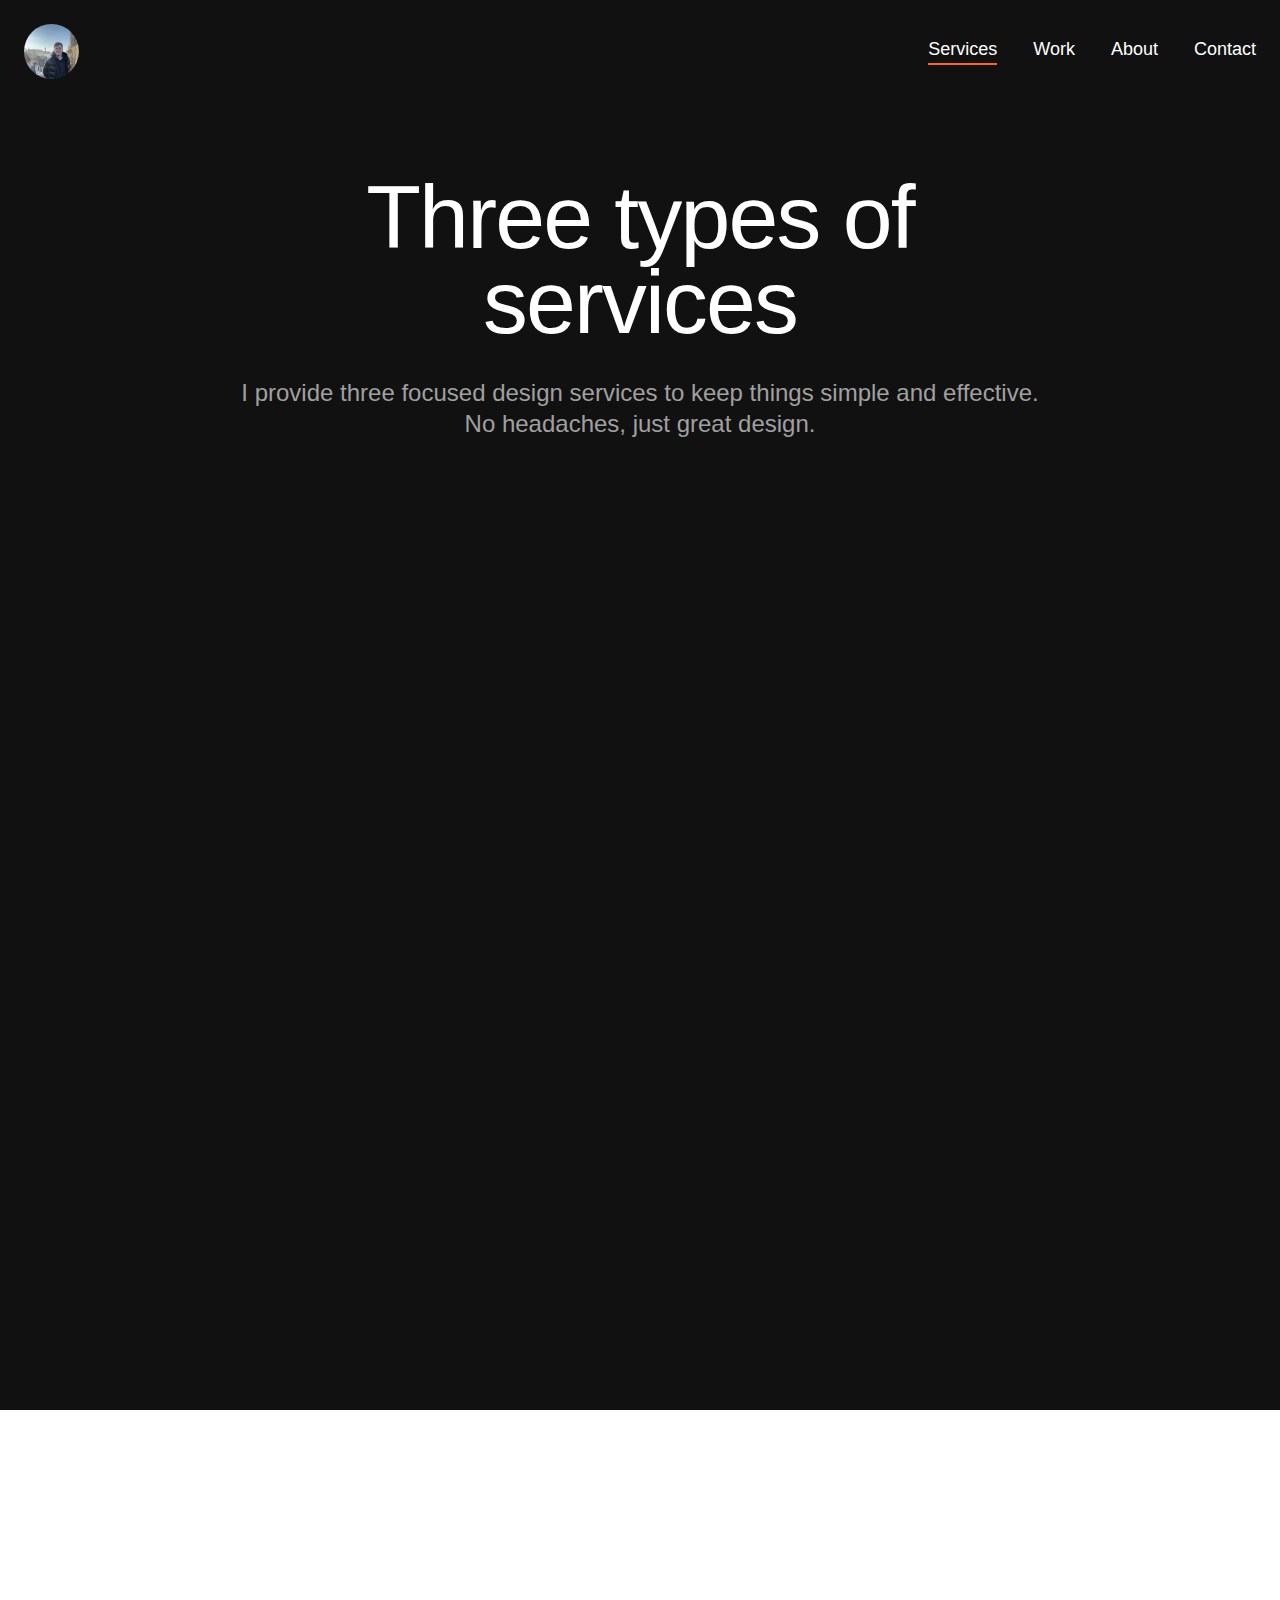
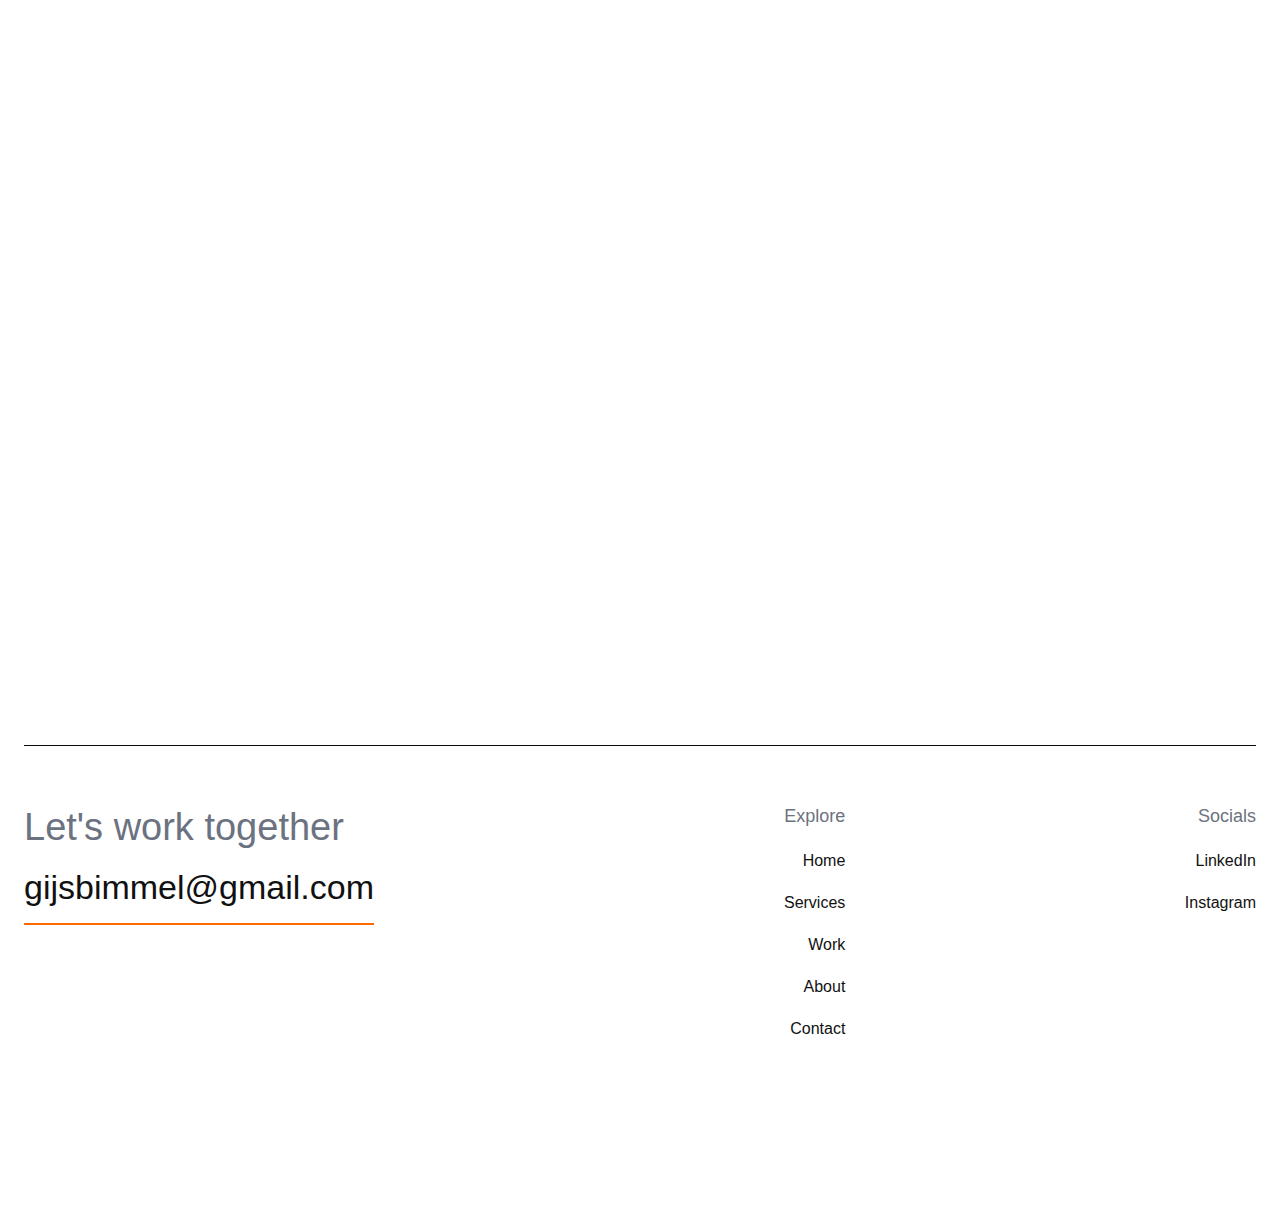
<file: services.html>
<!doctype html>
<html lang="nl">
  <head>
    <meta charset="utf-8" />
    <meta name="viewport" content="width=device-width, initial-scale=1" />
    <title>Gijs Bimmel</title>
    <meta name="description" content="Independent Graphic Designer portfolio" />
    <link rel="icon" type="image/svg+xml" href="favicon.svg" />
    <link rel="preconnect" href="https://fonts.googleapis.com" />
    <link rel="preconnect" href="https://fonts.gstatic.com" crossorigin />
    <link href="https://fonts.googleapis.com/css2?family=Mingzat&display=swap" rel="stylesheet" />
    <link rel="stylesheet" href="styles.css" />
  </head>
  <body class="services-page">
    <div class="container">
      <header class="nav">
        <a href="index.html" class="avatar" aria-label="Profile">
          <img src="images/me.jpg" alt="Profiel foto" />
        </a>
        <button class="hamburger" aria-label="Menu" aria-expanded="false">
          <span class="hamburger-line"></span>
          <span class="hamburger-line"></span>
          <span class="hamburger-line"></span>
        </button>
        <nav class="links" aria-label="Hoofdmenu">
          <a href="services.html" aria-current="page">Services</a>
          <a href="work.html">Work</a>
          <a href="about.html">About</a>
          <a href="contact.html">Contact</a>
        </nav>
      </header>
      
      <!-- Services sectie met drie hoofddiensten -->
      <section id="services" class="services" aria-labelledby="services-title" data-reveal style="--reveal-delay:200ms">
        <div class="services-head">
          <div>
            <h2 id="services-title">Three types of services</h2>
            <p class="services-intro">I provide three focused design services to keep things simple and effective. No headaches, just great design.</p>
          </div>
        </div>

        <div class="service-grid">
          <article class="service-card">
            <header class="service-card-head">
              <span class="service-index">1.</span>
              <h3>Website</h3>
              <span class="dot dot-orange" aria-hidden="true"></span>
            </header>
            <p class="service-desc">I design user-friendly and visually appealing websites that are both beautiful and functional, focusing on clear structure and a smooth user experience.</p>
          </article>

          <article class="service-card">
            <header class="service-card-head">
              <span class="service-index">2.</span>
              <h3>Product</h3>
              <span class="dot dot-teal" aria-hidden="true"></span>
            </header>
            <p class="service-desc">A space to experiment with product features, user flows, and concepts that evolve into practical solutions.</p>
          </article>

          <article class="service-card">
            <header class="service-card-head">
              <span class="service-index">3.</span>
              <h3>Mobile</h3>
              <span class="dot dot-mint" aria-hidden="true"></span>
            </header>
            <p class="service-desc">Smooth and intuitive mobile experiences crafted to match how people interact with apps daily, creating designs users genuinely enjoy.</p>
          </article>
        </div>

        <!-- Twee kolommen tekst sectie met vaardigheden -->
        <div class="services-text-section" data-reveal style="--reveal-delay:300ms">
          <div class="services-text-column">
            <p>My work adapts to different goals and contexts. Whether it’s a website, a digital product, or a mobile app, I’m skilled across all the areas of expertise listed below.</p>
            <div class="services-list">
                <div class="service-skill">User Interface</div>
                <div class="service-skill">Prototyping</div>
                <div class="service-skill">User Research</div>
                <div class="service-skill">User Journey</div>
                <div class="service-skill">Figma</div>
                <div class="service-skill">User Persona</div>
                <div class="service-skill">Wireframe</div>
              </div>
            <a href="work.html" class="link-underline">See all projects</a>
          </div>
          
          <div class="services-text-column">
            <img src="images/prototype3.jpg" alt="Design work" class="services-image" />
            <p class="services-image-caption">This is one of the interactive prototypes I’ve created.</p>
          </div>
        </div>
      </section>
    </div>

    <!-- Witte achtergrond sectie -->
    <div class="white-section">
      <div class="container">
        <!-- Approach sectie - design proces uitleg -->
        <section class="approach-section" data-reveal style="--reveal-delay:240ms">
          <div class="approach-content">
            <!-- Linker kolom met video en introductie -->
            <div class="approach-left">
              <h2 class="approach-title">Approach</h2>
              <p class="approach-intro">The ideal balance between UX and UI is what makes a winning product. The sweet spot is the combination of both, and my four-step process gives you the ultimate framework for design.</p>
              
              <video class="approach-video" autoplay loop muted playsinline>
                <source src="images/sweet-spot.mp4" type="video/mp4">
                Your browser does not support the video tag.
              </video>
              
              <a href="contact.html" class="link-underline">Let's work together!</a>
            </div>
            
            <!-- Rechter kolom met vier stappen proces -->
            <div class="approach-right">
              <div class="approach-step">
                <div class="step-icon-wrapper">
                  <div class="step-check"></div>
                  <div class="step-number">1.</div>
                </div>
                <div class="step-content">
                  <h3 class="step-title">Discovery</h3>
                  <p class="step-desc">When a new contract begins, I want to learn everything I can about your project and understand what the end goal is. We will collaborate on a solution and what is required to get you there.</p>
                </div>
              </div>
              
              <div class="approach-step">
                <div class="step-icon-wrapper">
                  <div class="step-check"></div>
                  <div class="step-number">2.</div>
                </div>
                <div class="step-content">
                  <h3 class="step-title">Wireframe</h3>
                  <p class="step-desc">When the goal is defined, I'll begin work on a wireframe to organize all of the information we discussed earlier and to address any UX problems that may come.</p>
                </div>
              </div>
              
              <div class="approach-step">
                <div class="step-icon-wrapper">
                  <div class="step-check"></div>
                  <div class="step-number">3.</div>
                </div>
                <div class="step-content">
                  <h3 class="step-title">Mood Board</h3>
                  <p class="step-desc">We all have different tastes and preferences and to go with the best design direction for your project I'll create mood boards to discuss which one is best for you.</p>
                </div>
              </div>
              
              <div class="approach-step">
                <div class="step-icon-wrapper">
                  <div class="step-check"></div>
                  <div class="step-number">4.</div>
                </div>
                <div class="step-content">
                  <h3 class="step-title">Design</h3>
                  <p class="step-desc">Now that the previous steps have been completed, it's time to work on the UI, using the approved wireframe and mood board as a guide to create a badass design.</p>
                </div>
              </div>
            </div>
          </div>
        </section>
  
          <!--<div class="together-divider"></div>
  
          <div class="together-bottom">
            <div class="testimonial">
              <blockquote class="u-text-style-quote">
                "I've had the privilege of working with Victor Berbel for over five years, collaborating on the design and delivery of digital experiences that support both internal teams and Savills clients. Victor brings a rare mix of creativity, precision, and empathy to every project—always leading with a human-centered, user-first mindset."
              </blockquote>
              <div class="testimonial-author">
                <img src="https://images.unsplash.com/photo-1507003211169-0a1dd7228f2d?w=64&h=64&fit=crop&crop=faces" alt="Jasen Dowell" class="author-avatar" />
                <div class="author-info">
                  <div class="author-name">Jasen Dowell</div>
                  <div class="author-title">VP — Digital Transformation and Innovation, Savills</div>
                </div>
              </div>
            </div>
  
            <div class="case-study">
              <img src="images/me.jpg" alt="Case study" class="case-study-image" />
              <a href="#case-study" class="link-underlinee">See the full case study</a>
            </div>
          </div>
        </section>
      </div>
    </div>-->

    

    <!-- White background section for footer -->
    <div class="white-section footer-section">
      <div class="container" style="padding: 0;">
        <footer class="footer">
          <div class="footer-content">
            <div class="footer-cta">
              <p class="cta-text">Let's work together</p>
              <a href="mailto:gijsbimmel@gmail.com" class="link-underline">gijsbimmel@gmail.com</a>
            </div>
            
            <div class="footer-links">
              <div class="footer-column">
                <h4>Explore</h4>
                <ul>
                  <li><a href="index.html">Home</a></li>
                  <li><a href="services.html">Services</a></li>
                  <li><a href="work.html">Work</a></li>
                  <li><a href="about.html">About</a></li>
                  <li><a href="contact.html">Contact</a></li>
                </ul>
              </div>
              
              <div class="footer-column">
                <h4>Socials</h4>
                <ul>
                  <li><a href="https://www.linkedin.com/in/gijs-bimmel/" target="_blank">LinkedIn</a></li>
                  <li><a href="https://www.instagram.com/gijs.bml/" target="_blank">Instagram</a></li>
                </ul>
              </div>
            </div>
          </div>
        </footer>
    </div>
    </div>
    <script>
      // Scroll-reveal animatie: toont elementen wanneer ze in beeld komen
      (function() {
        if (window.matchMedia('(prefers-reduced-motion: reduce)').matches) return;
        var observer = new IntersectionObserver(function(entries) {
          entries.forEach(function(entry) {
            if (entry.isIntersecting) {
              entry.target.classList.add('revealed');
              observer.unobserve(entry.target);
            }
          });
        }, { threshold: 0.12 });
        document.querySelectorAll('[data-reveal]').forEach(function(el) { observer.observe(el); });
      })();

      (function() {
        var heading = document.querySelector('.hero h1');
        if (!heading) return;
        if (window.matchMedia('(prefers-reduced-motion: reduce)').matches) return;

        // Split tekst maar behoud <br> als regelonderbrekingen
        var html = heading.innerHTML;
        var parts = html.split('<br>');
        var index = 0;
        var rebuilt = parts.map(function(part, lineIdx) {
          var text = part.replace(/\n/g, '').trim();
          var chars = Array.from(text);
          var spanned = chars.map(function(ch) {
            var span = '<span class="char" style="--i:' + (index++) + '">' +
              (ch === ' ' ? '&nbsp;' : ch) + '</span>';
            return span;
          }).join('');
          return spanned;
        }).join('<br>');
        heading.innerHTML = rebuilt;
      })();

      // Hamburger menu toggle functionaliteit
      (function() {
        var hamburger = document.querySelector('.hamburger');
        var nav = document.querySelector('.nav');
        var links = document.querySelector('.links');
        
        if (!hamburger || !nav || !links) return;

        hamburger.addEventListener('click', function() {
          var isExpanded = hamburger.getAttribute('aria-expanded') === 'true';
          hamburger.setAttribute('aria-expanded', !isExpanded);
          nav.classList.toggle('menu-open');
          document.body.style.overflow = !isExpanded ? 'hidden' : '';
        });

        // Sluit menu wanneer er op een link wordt geklikt
        links.querySelectorAll('a').forEach(function(link) {
          link.addEventListener('click', function() {
            hamburger.setAttribute('aria-expanded', 'false');
            nav.classList.remove('menu-open');
            document.body.style.overflow = '';
          });
        });

        // Sluit menu bij klik buiten het menu
        document.addEventListener('click', function(e) {
          if (!nav.contains(e.target) && nav.classList.contains('menu-open')) {
            hamburger.setAttribute('aria-expanded', 'false');
            nav.classList.remove('menu-open');
            document.body.style.overflow = '';
          }
        });
      })();
    </script>
  </body>
</html>
</file>
<file: styles.css>
/* CSS Variabelen - Kleuren en lettertypes voor het hele portfolio */
:root {
  --bg: #ffffff;
  --text: #0a0a0a;
  --muted: #6b7280; /* gray-500 */
  --accent: #ff6a00; /* green-500 */
  --card: #f3f4f6; /* gray-100 */
  --link: #111111;
  --gray: #3d3d3d;
  --accent-underline: #ff6a00; /* services link underline */
  --font-montreal: "PP Neue Montreal", Arial, sans-serif;
}

html, body { height: 100%; }

body {
  margin: 0;
  background: var(--bg);
  color: var(--text);
  font-family: 'Mingzat', ui-sans-serif, system-ui, -apple-system, Segoe UI, Roboto,
    Helvetica, Arial, "Apple Color Emoji", "Segoe UI Emoji";
  -webkit-font-smoothing: antialiased;
  -moz-osx-font-smoothing: grayscale;
}

/* Scroll-reveal animatie: elementen verschijnen wanneer ze in beeld komen */
[data-reveal] {
  opacity: 0;
  transform: translateY(16px);
  transition: opacity 600ms cubic-bezier(.2,.7,.2,1), transform 600ms cubic-bezier(.2,.7,.2,1);
  transition-delay: var(--reveal-delay, 0ms);
}

.revealed[data-reveal] {
  opacity: 1;
  transform: none;
}

/* Hoofdcontainer met maximale breedte */
.container {
  max-width: 1290px;
  margin: 0 auto;
  padding: 24px 24px 0px;
}

/* Top navigatiebalk */
.nav {
  display: flex;
  align-items: center;
  justify-content: space-between;
  gap: 16px;
}

.avatar {
  width: 55px;
  height: 55px;
  border-radius: 9999px;
  overflow: hidden;
  background: #e5e7eb;
  display: grid;
  place-items: center;
  font-weight: 600;
  font-size: 14px;
}

.avatar img {
  width: 100%;
  height: 100%;
  object-fit: cover;
  display: block;
}

.links { display: flex; gap: 36px; }

.links a {
  color: var(--link);
  text-decoration: none;
  position: relative;
  padding-bottom: 4px;
  font-family: var(--font-montreal);

  font-size: 18px;
  line-height: 1.3;
  font-weight: 400;
  letter-spacing: normal;
}

.links a::after {
  content: "";
  position: absolute;
  left: 0;
  bottom: 0;
  width: 100%;
  height: 2px;
  background: var(--accent-underline);
  transform: scaleX(0);
  transform-origin: left;
  transition: transform 240ms cubic-bezier(.2,.7,.2,1);
}

.links a:hover::after,
.links a:focus-visible::after {
  transform: scaleX(1);
}

.links a[aria-current="page"]::after {
  transform: scaleX(1);
}

/* Hamburger menu voor mobiele weergave */
.hamburger {
  display: none;
  flex-direction: column;
  justify-content: space-around;
  width: 28px;
  height: 24px;
  background: transparent;
  border: none;
  cursor: pointer;
  padding: 0;
  z-index: 1001;
  position: relative;
}

.hamburger-line {
  width: 100%;
  height: 2px;
  background: var(--link);
  border-radius: 2px;
  transition: all 300ms cubic-bezier(.2,.7,.2,1);
  transform-origin: center;
}

.hamburger[aria-expanded="true"] .hamburger-line:nth-child(1) {
  transform: translateY(8px) rotate(45deg);
}

.hamburger[aria-expanded="true"] .hamburger-line:nth-child(2) {
  opacity: 0;
  transform: scaleX(0);
}

.hamburger[aria-expanded="true"] .hamburger-line:nth-child(3) {
  transform: translateY(-8px) rotate(-45deg);
}

/* Beschikbaarheidsbadge (niet actief gebruikt) */
.badge {
  display: inline-flex;
  align-items: center;
  gap: 10px;
  margin-top: 56px;
  color: #111827;
  font-size: 14px;
  letter-spacing: 0.01em;
}

.badge::before {
  content: "";
  width: 12px;
  height: 12px;
  background: var(--accent);
  border-radius: 9999px;
  display: inline-block;
  box-shadow: 0 0 0 3px rgba(34, 197, 94, 0.15);
}

/* Hero sectie met hoofdtitel */
.hero { position: relative; }

/* Animaties per karakter voor de H1 titel (typewriter effect) */
.char {
  display: inline-block;
  opacity: 0;
  transform: translateY(16px) rotate(2deg);
  animation: charIn 1500ms cubic-bezier(.2,.7,.2,1) forwards;
  animation-delay: calc(var(--i) * 100ms);
}

@keyframes charIn {
  to { opacity: 1;   transform: translateY(0) rotate(0deg); }
}

/* Hero hoofdtitel styling */
.hero h1 {
  font-weight: 370;
  line-height: 1.0;
  letter-spacing: -0.05em;
  font-size: clamp(49px, 8vw, 128px);
  margin: 20px 0 20px;
  padding-top: 100px;
}

/* Decoratieve elementen in hero sectie */
.hero .decor {
  position: relative;
  display: inline-block;
  width: 32px;
  height: 32px;
  margin-left: 12px;
  vertical-align: middle;
  transform: none;
  right: auto;
  top: auto;
}

.hero .decor::before,
.hero .decor::after {
  content: "";
  position: absolute;
  border-radius: 9999px;
}

.hero .decor::before {
  width: 24px;
  height: 24px;
  right: 0;
  top: 0;
  background: #111111;
}

.hero .decor::after {
  width: 18px;
  height: 18px;
  left: 0;
  bottom: 0;
  background: #ffffff;
  border: 2px solid #0a0a0a;
}

/* Tekststijlen - verschillende varianten voor verschillende secties */
.u-text-style-quote {
  max-width: 820px;
  font-size: clamp(28px, 2.1vw, 20px);
  line-height: 1.3;
  font-family: var(--font-montreal);
  font-weight: 400;
  letter-spacing: normal;
  padding-top: 16px;
  padding-bottom: 16px;
  margin: 0;
  color: black;
}

.u-text-style-regular {
  max-width: 980px;
  font-size: clamp(22px, 2.1vw, 20px);
  line-height: 1.3;
  font-family: var(--font-montreal);
  font-weight: 400;
  letter-spacing: normal;
  padding-top: 16px;
  padding-bottom: 16px;
  margin: 0;
}

.u-text-style-regular1 {
  max-width: 680px;
  font-size: clamp(24px, 2.1vw, 20px);
  line-height: 1.3;
  font-family: var(--font-montreal);
  font-weight: 400;
  letter-spacing: normal;
  padding-top: 16px;
  padding-bottom: 16px;
}

.u-text-style-bigger {
  max-width: 980px;
  font-size: clamp(32px, 2.1vw, 20px);
  line-height: 1.3;
  font-family: var(--font-montreal);
  font-weight: 400;
  letter-spacing: normal;
  padding-top: 16px;
  padding-bottom: 16px;
}

.u-text-style-buttons {
  max-width: 980px;
  font-size: clamp(44px, 2.1vw, 20px);
  line-height: 1.3;
  font-family: var(--font-montreal);
  font-weight: 400;
  letter-spacing: normal;
  padding-top: 16px;
  padding-bottom: 16px;
}

/* Showcase grid met persoonlijke highlights */
.showcase {
  margin-top: 56px;
  background: var(--card);
  border-radius: 22px;
  height: clamp(340px, 45vw, 500px);
  max-height: 500px;
  position: relative;
  overflow: hidden;
  display: grid;
  grid-template-columns: repeat(10, minmax(0, 1fr));
  grid-template-rows: repeat(2, minmax(0, 1fr));
  gap: clamp(16px, 2.6vw, 28px);
  padding: clamp(18px, 3vw, 32px);
}

.showcase-item {
  border-radius: 18px;
  display: flex;
  flex-direction: column;
  padding: clamp(18px, 3vw, 34px);
  margin: 0;
  position: relative;
  overflow: hidden;
  gap: 7px;
  color: var(--text);
  background: #ffffff;
  box-shadow: inset 0 0 0 1px rgba(10, 10, 10, 0.04), 0 20px 38px rgba(15, 23, 42, 0.08);
}

.showcase-item:nth-child(1) {
  grid-column: 1 / span 7;
  grid-row: 1;
  background-image: url('images/maas.jpg');
  background-size: cover;
  background-position: center;
  background-repeat: no-repeat;
  color: #ffffff;
  box-shadow: inset 0 0 0 1px rgba(255, 255, 255, 0.12), 0 22px 40px rgba(17, 17, 17, 0.45);
  position: relative;
}

.showcase-item:nth-child(1)::before {
  content: '';
  position: absolute;
  top: 0;
  left: 0;
  right: 0;
  bottom: 0;
  background: rgba(0, 0, 0, 0.5);
  border-radius: 18px;
  z-index: 0;
}

/* Zorg dat content boven overlay staat */
.showcase-item:nth-child(1) > * {
  position: relative;
  z-index: 1;
}

.showcase-item:nth-child(2) {
  grid-column: 8 / span 4;
  grid-row: 1;
  background: #111111;
  color: #ffffff;
  box-shadow: inset 0 0 0 1px rgba(255, 255, 255, 0.08), 0 22px 40px rgba(17, 17, 17, 0.45);
}

/* Derde showcase item met accent kleur */
.showcase-item:nth-child(3) {
  grid-column: 1 / span 4;
  grid-row: 2;
  background: var(--accent);
  color: #ffffff;
}

.showcase-item:nth-child(4) {
  grid-column: 5 / span 7;
  grid-row: 2;
  background: #ffffff;
}

.showcase-kicker {
  font-size: 13px;
  letter-spacing: 0.16em;
  text-transform: uppercase;
  font-weight: 600;
  opacity: 0.85;
  font-family: var(--font-montreal);
}

.showcase-item:nth-child(1) .showcase-kicker,
.showcase-item:nth-child(2) .showcase-kicker {
  opacity: 0.74;
}

.showcase-title {
  font-size: clamp(26px, 3vw, 36px);
  font-weight: 600;
  line-height: 1.1;
  margin: 0;
  font-family: var(--font-montreal);
}

.showcase-stat {
  font-size: clamp(38px, 5vw, 54px);
  line-height: 1;
  letter-spacing: -0.01em;
  margin: 0;
  font-weight: 600;
  font-family: var(--font-montreal);
}

.showcase-text {
  font-size: clamp(17px, 2.1vw, 20px);
  line-height: 1.45;
  margin: 0;
  max-width: 560px;
  font-family: var(--font-montreal);
}

.showcase-list {
  list-style: none;
  margin: 0;
  padding: 0;
  display: flex;
  flex-direction: column;
  gap: 12px;
  font-size: clamp(15px, 1.6vw, 18px);
  line-height: 1.4;
}

.showcase-list li {
  position: relative;
  padding-left: 20px;
}

.showcase-list li::before {
  content: "";
  position: absolute;
  left: 4px;
  top: 9px;
  width: 8px;
  height: 8px;
  border-radius: 9999px;
  background: currentColor;
  opacity: 0.7;
}

.showcase-tags {
  display: flex;
  flex-wrap: wrap;
  gap: 10px;
  margin-top: auto;
}

.showcase-tag {
  display: inline-flex;
  align-items: center;
  padding: 6px 16px;
  border-radius: 9999px;
  font-size: 13px;
  letter-spacing: 0.08em;
  text-transform: uppercase;
  font-weight: 600;
  background: rgba(17, 17, 17, 0.06);
  color: var(--text);
}

/* Responsive styling voor showcase op mobiel */
@media (max-width: 768px) {
  .showcase {
    grid-template-columns: 1fr;
    grid-auto-rows: minmax(160px, 1fr);
    height: auto;
    max-height: none;
    padding: 20px;
    gap: 18px;
  }

  .showcase-item {
    grid-column: auto !important;
    grid-row: auto !important;
    padding: 24px;
  }

  .showcase-tags {
    margin-top: 12px;
  }
}

/* Mobiele navigatie - hamburger menu wordt zichtbaar */
@media (max-width: 768px) {
  .hamburger {
    display: flex;
  }

  .links {
    position: fixed;
    top: 0;
    left: 0;
    width: 100%;
    height: 100vh;
    background: var(--bg);
    flex-direction: column;
    align-items: center;
    justify-content: center;
    gap: 32px;
    opacity: 0;
    visibility: hidden;
    transform: translateY(-20px);
    transition: opacity 300ms cubic-bezier(.2,.7,.2,1), 
                visibility 300ms cubic-bezier(.2,.7,.2,1),
                transform 300ms cubic-bezier(.2,.7,.2,1);
    z-index: 1000;
  }

  .nav.menu-open .links {
    opacity: 1;
    visibility: visible;
    transform: translateY(0);
  }

  .links a {
    font-size: 24px;
    padding: 12px 0;
  }

  .links a::after {
    height: 2px;
  }

  .badge { margin-top: 36px; }
  .hero .decor { display: none; }
}

/* Extra kleine schermen - aanpassingen voor container en acties */
@media (max-width: 640px) {
  .container {
    padding: 20px 16px 0;
  }

  .nav {
    position: relative;
  }

  .hero-actions,
  .section-actions {
    flex-direction: column;
    width: 100%;
  }

  .hero-actions .btn,
  .section-actions .btn {
    width: 100%;
  }
}

/* Work sectie - portfolio projecten overzicht */
.work { margin-top: 80px; }

.work-head {
  display: flex;
  align-items: flex-end;
  justify-content: space-between;
  gap: 24px;
}

.work h2 {
  font-weight: 400;
  font-size: clamp(40px, 7vw, 110px);
  line-height: 0.95;
  letter-spacing: -0.02em;
  margin: 0 0 16px;
  font-family: var(--font-montreal);
}

.work-intro {
  max-width: 680px;
  font-size: clamp(24px, 2.1vw, 20px);
  line-height: 1.3;
  font-family: var(--font-montreal);
  font-weight: 400;
  letter-spacing: normal;
  padding-top: 16px;
  padding-bottom: 16px;
}

/* Button componenten met verschillende varianten */
.btn {
  display: inline-flex;
  align-items: center;
  justify-content: center;
  padding: 12px 18px;
  border-radius: 9999px;
  position: relative;
  isolation: isolate;
  color: var(--link);
  background: #ffffff;
  border: 1px solid rgba(10,10,10,0.18);
  text-decoration: none;
  white-space: nowrap;
  transition: transform 200ms cubic-bezier(.2,.7,.2,1), box-shadow 200ms cubic-bezier(.2,.7,.2,1), background-color 200ms ease, color 200ms ease, border-color 200ms ease;
}

.btn::before {
  content: "";
  position: absolute;
  inset: 0;
  border-radius: inherit;
  padding: 1px; /* gradient border effect */
  background: linear-gradient(90deg, #0a0a0a, var(--accent), #0a0a0a);
  -webkit-mask: linear-gradient(#000 0 0) content-box, linear-gradient(#000 0 0);
  mask: linear-gradient(#000 0 0) content-box, linear-gradient(#000 0 0);
  -webkit-mask-composite: xor;
  mask-composite: exclude;
  opacity: .45;
  transition: opacity 200ms ease, filter 200ms ease;
  pointer-events: none;
}

.btn:hover {
  transform: translateY(-2px);
  box-shadow: 0 10px 24px rgba(0,0,0,0.08);
  background: #0a0a0a;
  color: #ffffff;
  border-color: rgba(10,10,10,0.5);
}

.btn:hover::before { opacity: .9; filter: saturate(1.1); }

/* Accent button variant met oranje achtergrond */
.btn-accent {
  background: var(--accent);
  color: #ffffff;
  border-color: var(--accent);
}

.btn-accent:hover {
  background: #ff8330;
  color: #111111;
  border-color: #ff8330;
}

/* Ghost button variant - transparante achtergrond */
.btn-ghost {
  background: transparent;
  color: var(--link);
  border-color: rgba(10,10,10,0.18);
}

.btn-ghost:hover {
  background: rgba(10,10,10,0.05);
  color: var(--link);
}

.hero-actions,
.section-actions {
  display: flex;
  gap: 12px;
  flex-wrap: wrap;
  margin-top: 24px;
}

.hero-actions .btn,
.section-actions .btn {
  min-width: 180px;
}

.btn:focus-visible {
  outline: none;
  box-shadow: 0 0 0 3px rgba(34,197,94,0.25);
}

/* Projecten grid - twee kolommen */
.projects {
  margin-top: 36px;
  display: grid;
  grid-template-columns: 1fr 1fr;
  gap: 85px;
}

.project-card {
  display: block;
  background: transparent;
  opacity: 1;
  transform: translateY(0);
  will-change: opacity, transform;
}

/* Filter animatie voor project cards */
.project-card.is-filter-visible {
  animation: work-filter-in 120ms cubic-bezier(.2,.7,.2,1) forwards;
}

@media (prefers-reduced-motion: reduce) {
  .project-card.is-filter-visible {
    animation: none;
  }
}

@keyframes work-filter-in {
  from {
    opacity: 0;
    transform: translateY(12px);
  }

  to {
    opacity: 1;
    transform: translateY(0);
  }
}

/* Project media container met hover effect */
.project-media { 
  aspect-ratio: 5 / 3; 
  background: #f8f9fa;
  border-radius: 16px;
  overflow: hidden;
  margin-bottom: 20px;
  box-shadow: 0 4px 12px rgba(0,0,0,0.08);
  display: block;
  text-decoration: none;
  color: inherit;
  cursor: pointer;
  transition: box-shadow 1600ms ease;
}

.project-media:hover {
  box-shadow: 0 8px 24px rgba(0,0,0,0.15);
}

.project-media img {
  width: 100%;
  height: 100%;
  object-fit: cover;
  display: block;
  pointer-events: none;
  transition: transform 1600ms cubic-bezier(.2,.7,.2,1);
}

.project-media:hover img {
  transform: scale(1.1);
}

/* Project content - titel en beschrijving */
.project-content { 
  padding: 0; 
}

.project-content h3 {
  margin: 0 0 8px;
  font-size: 24px;
  font-weight: 700;
  color: #0a0a0a;
  letter-spacing: -0.01em;
  font-family: var(--font-montreal);
}

.project-content p {
  margin: 0;
  color: #6b7280;
  font-size: 16px;
  line-height: 1.5;
  font-weight: 400;
  font-family: var(--font-montreal);
}

@media (max-width: 900px) {
  .projects { grid-template-columns: 1fr; }
}

/* Services sectie - drie hoofddiensten */
.services { margin-top: 96px; }

.services-head {
  display: flex;
  align-items: flex-end;
  justify-content: space-between;
  gap: 24px;
}

@media (max-width: 720px) {
  .work-head,
  .services-head {
    flex-direction: column;
    align-items: flex-start;
  }
}

.services h2 {
  font-weight: 400;
  font-size: clamp(40px, 7vw, 110px);
  line-height: 0.95;
  letter-spacing: -0.02em;
  margin: 0 0 16px;
  font-family: var(--font-montreal);
}

@media (max-width: 720px) {
  .services h2,
  .work h2 {
    font-size: 60px;
  }
  .hero h1,
  .together h2{
    font-size: 60px;
  }
  .u-text-style-regular1,.work-intro {
    padding-bottom: 0;
  }
  .services-head,.work-head{
    gap: 0;
  }
  .together{
    margin-top: 40px;
  }
}

.services-intro {
  max-width: 800px;
  color: var(--muted);
  line-height: 1.3;
  font-family: var(--font-montreal);
  font-size: clamp(24px, 2.1vw, 20px);
  font-weight: 400;
  letter-spacing: normal;
  padding-top: 16px;
  padding-bottom: 16px;
  margin: 0;
}

/* Grote link met underline animatie */
.link-underline {
  position: relative;
  display: inline-block;
  color: var(--link);
  text-decoration: none;
  max-width: 680px;
  font-size: clamp(34px, 2.1vw, 20px);
  line-height: 1.3;
  font-family: var(--font-montreal);
  font-weight: 400;
  letter-spacing: normal;
  padding-top: 16px;
  padding-bottom: 16px;
  margin-bottom: 1em;
}

.link-underline::after {
  content: "";
  position: absolute;
  left: 0;
  bottom: 0;
  width: 100%;
  height: 1.7px;
  background: var(--accent-underline);
  transform-origin: left;
}

.link-underline:hover::after {
  animation: underlineRedraw 900ms cubic-bezier(.2,.7,.2,1) forwards;
}

/* Alternatieve link variant met kleinere tekst */
.link-underlinee {
  position: relative;
  display: inline-block;
  color: var(--link);
  text-decoration: none;
  max-width: 680px;
  font-size: clamp(14px, 2.1vw, 20px);
  line-height: 1.3;
  font-family: var(--font-montreal);
  font-weight: 400;
  letter-spacing: normal;
  padding-bottom: 16px;
  margin-bottom: 1em;
}

.link-underlinee::after {
  content: "";
  position: absolute;
  left: 0;
  bottom: 0;
  width: 100%;
  height: 1.7px;
  background: var(--accent-underline);
  transform-origin: left;
}

.link-underlinee:hover::after {
  animation: underlineRedraw 900ms cubic-bezier(.2,.7,.2,1) forwards;
}

@keyframes underlineRedraw {
  0% {
    width: 100%;
  }
  1% {
    width: 0%;
  }
  100% {
    width: 100%;
  }
}

/* Services grid - drie kolommen */
.service-grid {
  margin-top: 36px;
  display: grid;
  grid-template-columns: repeat(3, 1fr);
  gap: 28px;
}

.service-card {
  border: 1px solid #ebebeb;
  border-radius: 18px;
  background: #ffffff;
  transform: translateY(12px);
  opacity: 0;
  animation: serviceIn 800ms cubic-bezier(.2,.7,.2,1) forwards;
  transition: transform 220ms cubic-bezier(.2,.7,.2,1), box-shadow 220ms cubic-bezier(.2,.7,.2,1);
}

/* Service card header met index, titel en dot */
.service-card-head {
  display: grid;
  grid-template-columns: auto 1fr auto;
  align-items: center;
  gap: 12px;
  padding: 20px 22px;
  border-bottom: 1px solid #ebebeb;
}

.service-index {
  color: rgba(0,0,0,0.25);
  font-weight: 600;
  font-size: 22px;
}

.service-card h3 {
  margin: 0;
  font-size: clamp(20px, 3.2vw, 44px);
  font-weight: 500;
  font-family: var(--font-montreal);
}

/* Kleurrijke dot die transformeert bij hover */
.dot {
  width: 33px;
  height: 33px;
  border-radius: 9999px;
  display: inline-flex;
  align-items: center;
  justify-content: center;
  box-shadow: 0 0 0 0 rgba(0,0,0,0);
  transition: all 700ms cubic-bezier(.2,.7,.4,1);
  position: relative;
  overflow: hidden;
  white-space: nowrap;
}

.dot::before {
  content: "";
  position: absolute;
  inset: 0;
  border-radius: inherit;
  background: inherit;
  transition: opacity 700ms ease;
}

.dot::after {
  content: "See projects";
  position: absolute;
  color: white;
  font-size: 13px;
  font-weight: 600;
  text-align: center;
  line-height: 1.2;
  opacity: 0;
  transform: scale(0.8);
  transition: all 300ms cubic-bezier(.2,.7,.2,1);
  white-space: nowrap;
  width: 100%;
  height: 100%;
  display: flex;
  align-items: center;
  justify-content: center;
}

/* Dot kleurvarianten */
.dot-blue { background: #1e90ff; }
.dot-pink { background: #f59eb2; }
.dot-salmon { background: #f87171; }
/* Nieuwe kleurenpalet voor services */
.dot-orange { background: #ff6a00; }
.dot-teal { background: #0f3340; }
.dot-mint { background: #b7f0db; }

.service-desc {
  padding: 18px 22px 22px;
  margin: 0;
  color: var(--text);
  line-height: 1.8;
  font-family: var(--font-montreal);
  font-size: clamp(16px, 2.1vw, 18px);
}

/* Hover interacties voor service cards */
.service-card:hover {
  transform: translateY(-6px);
  box-shadow: 0 16px 36px rgba(0,0,0,0.08), 0 0 0 1px rgba(0,0,0,0.0);
}

.service-card:hover .dot {
  width: 120px;
  height: 28px;
  border-radius: 14px;
  transform: scale(1.05);
}

.service-card:hover .dot::before {
  opacity: 0;
}

.service-card:hover .dot::after {
  opacity: 1;
  transform: scale(1);
}


/* Gefaseerde reveal animatie voor service cards */
.service-grid .service-card:nth-child(1) { animation-delay: 80ms; }
.service-grid .service-card:nth-child(2) { animation-delay: 200ms; }
.service-grid .service-card:nth-child(3) { animation-delay: 320ms; }

@keyframes serviceIn {
  from { opacity: 0; transform: translateY(18px); }
  to { opacity: 1; transform: translateY(0); }
}

/* Respecteer gebruikersvoorkeur voor verminderde beweging */
@media (prefers-reduced-motion: reduce) {
  .service-card { animation: none; transform: none; opacity: 1; }
  .service-card, .dot, .service-card h3::after { transition: none; }
}

@media (max-width: 1100px) {
  .service-grid { grid-template-columns: 1fr 1fr; }
}

@media (max-width: 720px) {
  .service-grid { grid-template-columns: 1fr; }
}

/* Services tekst sectie met twee kolommen */
.services-text-section {
  display: grid;
  grid-template-columns: 1fr 1fr;
  gap: 80px;
  margin-top: 100px;
  padding-bottom: 100px;
}

.services-text-column h3 {
  margin: 0 0 16px;
  font-size: 32px;
  font-weight: 500;
}

.services-text-column p {
  margin: 0 0 24px;
  color: var(--muted);
  line-height: 1.8;
  font-size: 18px;
}

.services-text-column h4 {
  margin: 0 0 24px;
  font-size: 20px;
  font-weight: 500;
  color: var(--muted);
}

.services-text-column .services-list {
  margin-top: 0;
  padding-bottom: 75px;
  padding-top: 30px;
}

.services-list {
  display: grid;
  grid-template-columns: repeat(3, 1fr);
  gap: 10px 10px;
}

.service-skill {
  max-width: 800px;
  color: var(--muted);
  line-height: 1.3;
  font-family: var(--font-montreal);
  font-size: 16px;
  font-weight: 400;
  letter-spacing: normal;
  margin: 0;
}

.services-image {
  width: 100%;
  height: 400px;
  border-radius: 12px;
  display: block;
}

.services-image-caption {
  font-size: 14px;
  color: var(--muted);
  margin-top: 16px;
  margin-bottom: 0;
}

@media (max-width: 1000px) {
  .services-text-section {
    gap: 60px;
  }
}

@media (max-width: 900px) {
  .services-text-section {
    grid-template-columns: 1fr;
    gap: 48px;
    margin-top: 80px;
  }
}

@media (max-width: 600px) {
  .services-list {
    grid-template-columns: repeat(2, 1fr);
    gap: 20px 30px;
  }
}

@media (max-width: 400px) {
  .services-list {
    grid-template-columns: 1fr;
    gap: 16px;
  }
}

/* Approach Section */
.approach-section {
  margin-bottom: 120px;
}

.approach-content {
  display: grid;
  grid-template-columns: 1fr 1fr;
  gap: 80px;
  align-items: start;
}

.approach-title {
  font-weight: 400;
  font-size: clamp(40px, 7vw, 110px);
  line-height: 0.95;
  letter-spacing: -0.02em;
  margin: 0 0 16px;
  font-family: var(--font-montreal);
  color: #000;
}

@media (max-width: 720px) {
  .approach-title {
    font-size: 60px;
  }
}

.approach-intro {
  color: var(--text);
  font-family: var(--font-montreal);
  font-size: clamp(24px, 2.1vw, 20px);
  font-weight: 400;
  letter-spacing: normal;
  line-height: 1.3;
  padding-top: 16px;
  padding-bottom: 16px;
  margin: 0;
}

.approach-video {
  width: 70%;
  height: auto;
  border-radius: 12px;
  margin: 24px 0;
  display: block;
  pointer-events: none;
}

.approach-video::-webkit-media-controls {
  display: none !important;
}

.approach-video::-webkit-media-controls-enclosure {
  display: none !important;
}

.approach-video::-webkit-media-controls-panel {
  display: none !important;
}

.venn-diagram {
  margin: 40px 0;
}

.venn-label {
  font-size: 16px;
  color: #0a0a0a;
  margin: 0 0 32px;
}

.venn-container {
  position: relative;
  width: 300px;
  height: 200px;
}

.venn-circle {
  position: absolute;
  width: 160px;
  height: 160px;
  border-radius: 50%;
  display: flex;
  align-items: center;
  justify-content: center;
}

.venn-ux {
  background: #ff6a00;
  left: 20px;
  top: 50%;
  transform: translateY(-50%);
  z-index: 3;
}

.venn-ui {
  background: #0f3340;
  right: 20px;
  top: 50%;
  transform: translateY(-50%);
  z-index: 2;
}

.venn-text {
  color: white;
  font-size: 24px;
  font-weight: 600;
  z-index: 2;
}

.venn-overlap {
  position: absolute;
  width: 100px;
  height: 100px;
  background: #b7f0db;
  border-radius: 50%;
  left: 50%;
  top: 50%;
  transform: translate(-50%, -50%);
  display: flex;
  align-items: center;
  justify-content: center;
  z-index: 1;
}

.venn-text-small {
  color: #0a0a0a;
  font-size: 14px;
  font-weight: 600;
}

.approach-cta {
  display: inline-block;
  margin-top: 40px;
  color: #0a0a0a;
  font-size: clamp(20px, 3vw, 32px);
  font-weight: 600;
}

.approach-step {
  display: flex;
  align-items: center;
  gap: 20px;
  margin-bottom: 48px;
}

.step-icon-wrapper {
  display: flex;
  align-items: flex-start;
  gap: 12px;
  flex-shrink: 0;
}

.step-number {
  font-size: 20px;
  font-weight: 400;
  color: #9ca3af;
  line-height: 1.2;
  font-family: var(--font-montreal);
}

.step-check {
  width: 24px;
  height: 24px;
  background: #ff6a00;
  border-radius: 50%;
  position: relative;
  flex-shrink: 0;
}

.step-check::after {
  content: "✓";
  position: absolute;
  color: white;
  font-size: 14px;
  font-weight: bold;
  top: 50%;
  left: 50%;
  transform: translate(-50%, -50%);
}

.step-content {
  flex: 1;
}

.step-title {
    margin: 0;
    color: var(--text);
    line-height: 1.8;
    font-family: var(--font-montreal);
    font-weight: 600;

}

.step-desc {
    margin: 0;
    color: var(--text);
    line-height: 1.8;
    font-family: var(--font-montreal);
}

@media (max-width: 1000px) {
  .approach-content {
    gap: 60px;
  }
}

@media (max-width: 900px) {
  .approach-content {
    grid-template-columns: 1fr;
    gap: 48px;
  }
  
  .venn-container {
    margin: 0 auto;
  }
}

/* Together Section */
.together { margin-top: 190px; }

.together-top {
  display: grid;
  grid-template-columns: auto 1fr;
  gap: 80px;
  align-items: start;
  margin-bottom: 48px;
}

@media (max-width: 720px) {
  .together {
    margin-top: 100px;
  }
  .together-top {
    grid-template-columns: 1fr;
    gap: 32px;
  }
}

.together-headline {
  font-weight: 400;
  font-size: clamp(40px, 7vw, 110px);
  line-height: 0.95;
  letter-spacing: -0.02em;
  margin: 0;
  font-family: var(--font-montreal);
}

.together-bullets {
  display: grid;
  grid-template-columns: 1fr 1fr;
  gap: 40px;
}

.bullet-column {
  display: flex;
  flex-direction: column;
  gap: 24px;
}

.bullet-item {
  display: flex;
  align-items: center;
  gap: 16px;
}

.bullet-dot {
  width: 8px;
  height: 8px;
  background: var(--accent-underline);
  border-radius: 50%;
  flex-shrink: 0;
}

.bullet-item p {
  margin: 0;
  color: var(--text);
  max-width: 380px;
  font-size: clamp(24px, 2.1vw, 20px);
  line-height: 1.3;
  font-family: var(--font-montreal);
  font-weight: 400;
  letter-spacing: normal;
  padding-top: 16px;
  padding-bottom: 16px;
}

.together-divider {
  width: 100%;
  height: 1px;
  background: #e5e7eb;
  margin: 100px 0;
}

/* Together bottom sectie met testimonial en case study */
.together-bottom {
  display: grid;
  grid-template-columns: 7fr 3fr;
  align-items: start;
  gap: 70px;
}

.testimonial-text {
  margin: 0 0 32px;
  font-size: 20px;
  line-height: 1.6;
  color: var(--text);
  font-weight: 400;
  font-family: var(--font-montreal);
}

.testimonial-author {
  display: flex;
  gap: 16px;
  align-items: center;
}

.author-avatar {
  width: 56px;
  height: 56px;
  border-radius: 50%;
  object-fit: cover;
  flex-shrink: 0;
}

.author-name {
  font-weight: 400;
  font-size: 22px;
  color: var(--gray);
  margin-bottom: 4px;
  font-family: var(--font-montreal);
}

.author-title {
  font-size: 16px;
  color: var(--gray);
  font-family: var(--font-montreal);
}

.case-study {
  display: flex;
  flex-direction: column;
  gap: 20px;
  align-items: flex-end;
}

.case-study-image {
  width: 100%;
  max-width: 400px;
  aspect-ratio: 1;
  object-fit: cover;
  border-radius: 12px;
  box-shadow: 0 4px 12px rgba(0,0,0,0.1);
}

.case-study-link {
  color: var(--link);
  text-decoration: none;
  font-size: 16px;
  position: relative;
  padding-bottom: 4px;
  display: inline-block;
}

.case-study-link::after {
  content: "";
  position: absolute;
  left: 0;
  bottom: 0;
  width: 100%;
  height: 2px;
  background: var(--accent-underline);
}

.case-study-link:hover {
  opacity: 0.8;
}

@media (max-width: 1200px) {
  .together-top {
    grid-template-columns: 1fr;
    gap: 40px;
  }
  
  .together-bullets {
    grid-template-columns: 1fr;
  }
}

@media (max-width: 900px) {
  .together-bottom {
    grid-template-columns: 1fr;
    gap: 40px;
  }
}

@media (max-width: 600px) {
  .together-bullets {
    gap: 24px;
  }
  
  .bullet-item p {
    font-size: 16px;
  }
  
  .testimonial-text {
    font-size: 18px;
  }
}

/* Footer */
.footer {
  margin-top: 120px;
  border-top: 1px solid #0a0a0a;
  padding: 60px 0 40px;
}

.footer-content {
  display: grid;
  grid-template-columns: 1fr 2fr;
  gap: 60px;
}

.footer-links {
  display: grid;
  grid-template-columns: repeat(2, 1fr);
  gap: 40px;
  justify-content: end;
  text-align: right;
}

.footer-cta {
  max-width: 400px;
  font-family: var(--font-montreal);
}

.cta-text {
  color: var(--muted);
  font-size: 38px;
  margin: 0;
}

.cta-email {
  display: inline-block;
  font-size: clamp(24px, 3.5vw, 36px);
  font-weight: 600;
  color: var(--link);
  text-decoration: none;
  position: relative;
  padding-bottom: 8px;
}

.cta-email::after {
  content: "";
  position: absolute;
  left: 0;
  bottom: 0;
  width: 100%;
  height: 3px;
  background: var(--accent-underline);
}

.cta-email:hover { opacity: 0.9; }


.footer-column h4 {
  color: var(--muted);
  font-size: 18px;
  font-weight: 500;
  margin: 0 0 16px;
  font-family: var(--font-montreal);
}

.footer-column ul {
  list-style: none;
  padding: 0;
  margin: 0;
}

.footer-column li {
  margin-bottom: 8px;
}

.footer-column a {
  color: var(--link);
  text-decoration: none;
  font-size: 16px;
  transition: opacity 200ms ease;
  font-family: var(--font-montreal);
}

.footer-column a:hover { opacity: 0.7; }

.reviews {
  margin-top: 20px;
}

.review-count {
  color: var(--muted);
  font-size: 14px;
  display: block;
  margin-bottom: 6px;
}

.stars {
  display: flex;
  gap: 2px;
}

.star {
  color: var(--accent-underline);
  font-size: 16px;
}

.footer-bottom {
  border-top: 1px solid #ebebeb;
  padding-top: 20px;
}

.footer-bottom p {
  margin: 0;
  color: var(--link);
  font-size: 14px;
}

.footer-bottom a {
  color: var(--link);
  text-decoration: underline;
}

  .footer-bottom a:hover { opacity: 0.7; }

/* Responsive footer styling */
@media (max-width: 900px) {
  .footer-content {
    grid-template-columns: 1fr;
    gap: 40px;
  }
  
  .footer-links {
    grid-template-columns: repeat(2, 1fr);
    gap: 30px;
    text-align: left;
  }
}

@media (max-width: 600px) {
  .footer-links {
    grid-template-columns: 1fr;
    gap: 24px;
  }
}

/* Work pagina - volledig projecten overzicht */
.work-page {
  margin-top: 60px;
}

.work-page-title {
  font-size: clamp(60px, 10vw, 140px);
  font-weight: 400;
  line-height: 0.95;
  letter-spacing: -0.02em;
  margin: 0 0 48px;
}

.work-filters {
  display: flex;
  gap: 32px;
  margin-bottom: 64px;
}

/* Filter items voor project categorieën */
.filter-item {
  color: var(--text);
  text-decoration: none;
  font-size: 24px;
  position: relative;
  padding-bottom: 12px;
  transition: opacity 200ms ease;
  border-bottom: 1px solid transparent;
}

.filter-item:hover {
  opacity: 0.7;
}

.filter-item.active {
  border-bottom: 2px solid #000000;
  margin-bottom: -1px;
}

.filter-count {
  color: var(--accent-underline);
}

/* Work projects grid */
.work-projects {
  display: grid;
  grid-template-columns: 1fr 1fr;
  gap: 60px;
}

.work-project-card {
  display: flex;
  flex-direction: column;
}

/* Work project media container */
.work-project-media {
  background: #1f2937;
  border-radius: 16px;
  overflow: hidden;
  margin-bottom: 24px;
}

.zesty-mockup {
  position: relative;
  background: #111827;
  border-radius: 28px;
  padding: 16px 12px;
  max-width: 300px;
  margin: 0 auto;
}

.zesty-screen {
  background: #000000;
  border-radius: 24px;
  padding: 12px 16px;
  position: relative;
  min-height: 500px;
}

.zesty-statusbar {
  display: flex;
  justify-content: space-between;
  align-items: center;
  color: #ffffff;
  font-size: 14px;
  margin-bottom: 12px;
  padding: 0 8px;
}

.zesty-time {
  font-weight: 600;
}

.zesty-icons {
  display: flex;
  gap: 8px;
  font-size: 12px;
}

.zesty-dynamic-island {
  position: absolute;
  top: 20px;
  left: 50%;
  transform: translateX(-50%);
  width: 80px;
  height: 24px;
  background: #000000;
  border-radius: 14px;
}

.zesty-content {
  padding: 48px 16px 16px;
}

.zesty-stats {
  display: flex;
  gap: 12px;
  margin-bottom: 32px;
  font-size: 14px;
}

.zesty-stat.green {
  color: #10b981;
}

.zesty-stat.orange {
  color: #f97316;
}

.zesty-confetti {
  position: absolute;
  width: 100%;
  height: 100%;
  top: 0;
  left: 0;
  z-index: 1;
}

.confetti {
  position: absolute;
  width: 20px;
  height: 20px;
  animation: confetti-fall 2s ease-in infinite;
}

.confetti-pink { background: #ec4899; top: 20%; left: 20%; animation-delay: 0s; }
.confetti-blue { background: #3b82f6; top: 30%; left: 60%; animation-delay: 0.3s; }
.confetti-yellow { background: #eab308; top: 50%; left: 30%; animation-delay: 0.6s; }
.confetti-green { background: #22c55e; top: 40%; left: 80%; animation-delay: 0.9s; }
.confetti-orange { background: #f97316; top: 60%; left: 50%; animation-delay: 1.2s; }
.confetti-purple { background: #a855f7; top: 70%; left: 70%; animation-delay: 1.5s; }
.confetti-teal { background: #14b8a6; top: 35%; left: 40%; animation-delay: 1.8s; }

@keyframes confetti-fall {
  0% { transform: translateY(-10px) rotate(0deg); opacity: 1; }
  100% { transform: translateY(20px) rotate(180deg);   opacity: 0.8; }
}

/* Zesty chat bubble */
.zesty-bubble {
  background: #10b981;
  color: #ffffff;
  padding: 12px 16px;
  border-radius: 16px;
  font-weight: 600;
  margin: 120px auto 24px;
  width: fit-content;
  position: relative;
  z-index: 2;
}

.zesty-char {
  display: flex;
  flex-direction: column;
  align-items: center;
  margin-top: 24px;
  position: relative;
  z-index: 2;
}

.lemon-head {
  width: 60px;
  height: 60px;
  background: #fbbf24;
  border-radius: 50% 40% 50% 40%;
  position: relative;
}

.lemon-head::before {
  content: "😊";
  position: absolute;
  top: 50%;
  left: 50%;
  transform: translate(-50%, -50%);
  font-size: 24px;
}

.lemon-body {
  width: 40px;
  height: 50px;
  background: #fbbf24;
  border-radius: 20px;
  margin-top: -10px;
}

.lemon-body::before {
  content: "👋";
  position: absolute;
  transform: translateX(80px);
  margin-top: -10px;
  font-size: 20px;
}

.zesty-float {
  position: absolute;
  font-size: 24px;
  z-index: 3;
}

.zesty-float.hat {
  bottom: 80px;
  left: -10px;
}

.zesty-float.rainbow {
  top: 60px;
  right: -10px;
}

/* Work project content - titel en beschrijving */
.work-project-content {
  padding: 0;
}

.work-project-title {
  margin: 0 0 8px;
  font-size: 28px;
  font-weight: 700;
  color: var(--text);
  letter-spacing: -0.01em;
}

.work-project-desc {
  margin: 0;
  color: var(--muted);
  font-size: 16px;
  line-height: 1.5;
}

/* Poesial project media styling */
.poesial-media {
  background: #fef3e2;
  padding: 40px;
}

.poesial-media img {
  width: 100%;
  height: auto;
  border-radius: 12px;
}

.poesial-buttons {
  display: flex;
  gap: 12px;
  margin-top: 20px;
  justify-content: center;
}

.poesial-btn {
  background: #ffffff;
  border: 1px solid #e5e7eb;
  border-radius: 24px;
  padding: 8px 16px;
  font-size: 12px;
  color: var(--text);
  cursor: pointer;
  transition: all 200ms ease;
}

.poesial-btn:hover {
  background: #f9fafb;
  border-color: #d1d5db;
}

/* Responsive work pagina */
@media (max-width: 900px) {
  .work-projects {
    grid-template-columns: 1fr;
    gap: 48px;
  }
  
  .work-filters {
    gap: 17px;
    font-size: 16px;
  }
}

/* Contact pagina */
.contact-page {
  margin-top: 80px;
  max-width: 800px;
}

.contact-title {
  font-weight: 400;
  font-size: clamp(40px, 7vw, 110px);
  line-height: 0.95;
  letter-spacing: -0.02em;
  margin: 0 0 16px;
  font-family: var(--font-montreal)
}

.contact-intro {
  max-width: 820px;
  font-size: clamp(24px, 2.1vw, 20px);
  line-height: 1.3;
  font-family: var(--font-montreal);
  font-weight: 400;
  letter-spacing: normal;
  padding-top: 16px;
  padding-bottom: 16px;
  margin: 0;
  color: black;
}

.contact-email {
  color: var(--accent-underline);
  text-decoration: none;
}

.contact-email:hover {
  text-decoration: underline;
}

/* Contact formulier styling */
.contact-form {
  display: flex;
  flex-direction: column;
  gap: 24px;
  margin-bottom: 80px;
}

.form-group {
  display: flex;
  flex-direction: column;
  gap: 8px;
}

.form-group label {
  font-size: 14px;
  font-weight: 600;
  color: #0a0a0a;
}

.form-group input,
.form-group textarea {
  padding: 12px 16px;
  border: 1px solid #e5e7eb;
  border-radius: 8px;
  font-size: 16px;
  font-family: inherit;
  color: #0a0a0a;
  transition: border-color 200ms ease;
  background: #ffffff;
}

.form-group input:focus,
.form-group textarea:focus {
  outline: none;
  border-color: var(--accent-underline);
}

.form-group textarea {
  resize: vertical;
  min-height: 150px;
}

.form-submit {
  padding: 16px 40px;
  background: #0a0a0a;
  color: #ffffff;
  border: none;
  border-radius: 8px;
  font-size: 16px;
  font-weight: 600;
  cursor: pointer;
  transition: background-color 200ms ease, transform 200ms ease;
  width: fit-content;
}

.form-submit:hover {
  background: #1a1a1a;
  transform: translateY(-2px);
}

/* Social media links intro */
.social-intro {
  color: var(--muted);
    font-size: 18px;
    font-weight: 500;
    margin: 15px 0 5px;
    font-family: var(--font-montreal);
}

.social-links-grid {
  display: grid;
}

.social-link-item {
  padding: 0;
}

.social-link {
  color: var(--link);
  text-decoration: none;
  font-size: 16px;
  transition: opacity 200ms ease;
  font-family: var(--font-montreal);
}

.social-link:hover {
  opacity: 0.7;
}

/* Responsive contact pagina */
@media (max-width: 900px) {
  .social-links-grid {
    grid-template-columns: 1fr;
  }
  
  .contact-page {
    margin-top: 80px;
  }
}

/* About pagina */
.about-hero {
  margin-top: 80px;
  margin-bottom: 80px;
}

.about-title {
  font-weight: 400;
  font-size: clamp(40px, 7vw, 110px);
  line-height: 0.95;
  letter-spacing: -0.02em;
  margin: 0 0 16px;
  font-family: var(--font-montreal)
}

.name-highlight {
  font-weight: 700;
}

.about-intro {
  max-width: 680px;
  font-size: clamp(24px, 2.1vw, 20px);
  line-height: 1.3;
  font-family: var(--font-montreal);
  font-weight: 400;
  letter-spacing: normal;
  padding-top: 16px;
  padding-bottom: 16px;
}

.project-intro {
  max-width: 880px;
  font-size: clamp(24px, 2.1vw, 20px);
  line-height: 1.3;
  font-family: var(--font-montreal);
  font-weight: 400;
  letter-spacing: normal;
  padding-top: 16px;
  padding-bottom: 16px;
}

/* About pagina afbeeldingen grid */
.about-images-grid {
  display: grid;
  grid-template-columns: 1fr 1fr;
  gap: 40px;
  margin-bottom: 120px;
  align-items: center;
}

.about-img-large,
.about-img-small {
  display: flex;
  flex-direction: column;
  align-items: flex-start;
}

.about-photo-large {
  width: 70%;
  height: auto;
  object-fit: cover;
  border-radius: 12px;
  box-shadow: 0 4px 12px rgba(0,0,0,0.1);
}

.about-image-caption,
.about-carousel-caption {
  font-size: 16px;
  color: var(--muted);
  margin-bottom: 0;
  text-align: center;
  line-height: 1.3;
  font-family: var(--font-montreal);
}

.about-placeholder-img {
  width: 100%;
  aspect-ratio: 4 / 3;
  background: #f3f4f6;
  border-radius: 12px;
  box-shadow: 0 4px 12px rgba(0,0,0,0.1);
  display: flex;
  align-items: center;
  justify-content: center;
}

/* Carousel styling voor afbeeldingen slideshow */
.about-placeholder-img.carousel-container {
  position: relative;
  overflow: hidden;
  background: transparent;
  width: 350px;
  height: 500px;
}

.carousel-slides {
  position: relative;
  width: 100%;
  height: 100%;
}

.carousel-slide {
  position: absolute;
  top: 0;
  left: 0;
  width: 100%;
  height: 100%;
  opacity: 0;
  transition: opacity 0.6s ease-in-out;
  display: flex;
  align-items: center;
  justify-content: center;
}

.carousel-slide.active {
  opacity: 1;
  position: relative;
}

.carousel-slide img {
  width: 100%;
  height: 100%;
  object-fit: cover;
  border-radius: 12px;
}

.carousel-dots {
  position: absolute;
  bottom: 16px;
  left: 50%;
  transform: translateX(-50%);
  display: flex;
  gap: 8px;
  z-index: 10;
}

.carousel-dot {
  width: 8px;
  height: 8px;
  border-radius: 50%;
  background: rgba(255, 255, 255, 0.5);
  cursor: pointer;
  transition: all 0.3s ease;
  border: 2px solid transparent;
}

.carousel-dot:hover {
  background: rgba(255, 255, 255, 0.8);
}

.carousel-dot.active {
  background: rgba(255, 255, 255, 1);
  width: 24px;
  border-radius: 4px;
}

.carousel-btn {
  position: absolute;
  top: 50%;
  transform: translateY(-50%);
  background: rgba(255, 255, 255, 0.9);
  border: none;
  width: 40px;
  height: 40px;
  border-radius: 50%;
  cursor: pointer;
  display: flex;
  align-items: center;
  justify-content: center;
  font-size: 24px;
  color: #333;
  z-index: 10;
  transition: all 0.3s ease;
  box-shadow: 0 2px 8px rgba(0, 0, 0, 0.15);
}

.carousel-btn:hover {
  background: rgba(255, 255, 255, 1);
  transform: translateY(-50%) scale(1.1);
  box-shadow: 0 4px 12px rgba(0, 0, 0, 0.2);
}

.carousel-btn:active {
  transform: translateY(-50%) scale(0.95);
}

.carousel-btn-prev {
  left: 16px;
}

.carousel-btn-next {
  right: 16px;
}

@media (max-width: 600px) {
  .carousel-btn {
    width: 36px;
    height: 36px;
    font-size: 20px;
  }

  .carousel-btn-prev {
    left: 12px;
  }

  .carousel-btn-next {
    right: 12px;
  }

  .carousel-dots {
    bottom: 12px;
  }
}

.img-caption {
  font-size: 14px;
  color: var(--muted);
  margin: 0;
}

@media (max-width: 900px) {
  .about-images-grid {
    grid-template-columns: 1fr;
    gap: 30px;
    padding-left: 20px;
    padding-right: 20px;
  }
}

/* About Stats Section */
.about-stats-section {
  display: flex;
  gap: 80px;
  margin-bottom: 100px;
  padding: 60px 0;
  justify-content: space-between;
  width: 100%;
  margin-left: auto;
  margin-right: auto;
}

.about-stats-section .stat-item {
  display: flex;
  flex-direction: column;
  gap: 12px;
}

.about-stats-section .stat-number {
  font-size: clamp(40px, 6vw, 72px);
  font-weight: 800;
  color: #0a0a0a;
  line-height: 1;
  letter-spacing: -0.02em;
}

.about-stats-section .stat-label {
  max-width: 680px;
  font-size: clamp(24px, 2.1vw, 20px);
  line-height: 1.3;
  font-family: var(--font-montreal);
  font-weight: 400;
  letter-spacing: normal;
  padding-top: 16px;
  padding-bottom: 16px;
  color: var(--muted);
}

/* About hoofdcontent met bio en communities */
.about-main-content {
  display: grid;
  grid-template-columns: 1.5fr 1fr;
  gap: 100px;
  margin-bottom: 120px;
  align-items: start;
}

.about-bio-text {
  max-width: none;
}

.bio-text {
  max-width: 680px;
  font-size: clamp(24px, 2.1vw, 20px);
  line-height: 1.3;
  font-family: var(--font-montreal);
  font-weight: 400;
  letter-spacing: normal;
  padding-top: 16px;
  padding-bottom: 16px;
  margin: 0;
}

.about-communities {
  display: flex;
  flex-direction: column;
  gap: 16px;
  top: 100px;
}

.community-link {
  display: flex;
  align-items: center;
  gap: 16px;
  padding: 24px;
  background: #ffffff;
  border: 1px solid #e5e7eb;
  border-radius: 12px;
  text-decoration: none;
  color: inherit;
  transition: all 200ms ease;
  box-shadow: 0 2px 8px rgba(0,0,0,0.04);
}

.community-link:hover {
  border-color: #d1d5db;
  box-shadow: 0 4px 12px rgba(0,0,0,0.08);
  transform: translateY(-2px);
}

.community-dot {
  width: 25px;
  height: 25px;
  border-radius: 50%;
  flex-shrink: 0;
}

.dot-linkedin {
  background: #0a66c2;
}

.dot-instagram {
  background:#f58529;
}

.dot-email {
  background: #374151;
}

.community-info {
  flex: 1;
}

.community-name {
  font-size: 16px;
  font-weight: 600;
  color: #0a0a0a;
  margin: 0;
  line-height: 1.8;
  font-family: var(--font-montreal);
}

.community-desc {
    margin: 0;
    color: var(--text);
    line-height: 1.8;
    font-family: var(--font-montreal);
}

.community-arrow {
  font-size: 18px;
  color: var(--muted);
  font-weight: 400;
}

/* Responsive about pagina */
@media (max-width: 1100px) {
  .about-stats-section {
    gap: 60px;
  }
  
  .about-main-content {
    gap: 80px;
  }
}

@media (max-width: 900px) {
  .about-stats-section {
    display: grid;
    gap: 40px;
    padding: 40px 0;
    justify-content: center;
    text-align: center;
  }
  
  .about-main-content {
    grid-template-columns: 1fr;
    gap: 48px;
  }
  
  .about-communities {
    position: static;
  }
}

/* Services pagina - zwarte achtergrond thema */
.services-page {
  background: #111111;
  color: #ffffff;
}

.services-page .container {
  background: inherit;
}

.services-page .avatar {
  background: #333333;
}

.services-page a {
  color: #ffffff;
}


.services-page .muted,
.services-page .services-intro,
.services-page .service-desc,
.services-page .author-title {
  color: #a0a0a0;
}

.services-page .service-card {
  background: #111111;
  border-color: #333333;
}

.services-page .service-card-head {
  border-color: #333333;
}

.services-page .service-index {
  color: rgba(255,255,255,0.25);
}

.services-page .services-text-column h3 {
  color: #ffffff;
}

.services-page .services-text-column p {
  color: #a0a0a0;
  font-family: var(--font-montreal);
  font-size: 16px;
  font-weight: 400;
  letter-spacing: normal;
  line-height: 1.3;
  padding-top: 16px;
  padding-bottom: 16px;
  margin: 0;
}

.services-page .services-text-column h4 {
  color: #a0a0a0;
}

.services-page .service-skill {
  color: #a0a0a0;
}

.services-page .services-text-column .link-underline {
  color: #ffffff;
}

.services-page .services-head {
  align-items: center;
  justify-content: center;
  text-align: center;
}

.services-page .services-head > div {
  max-width: 800px;
}

.services-page .link-underline::after {
  background: var(--accent-underline);
}

.services-page .testimonial-text {
  color: #ffffff;
}

.services-page .author-name {
  color: #ffffff;
}

.services-page .case-study-image {
  box-shadow: 0 4px 12px rgba(255,255,255,0.1);
}

.services-page .footer {
  border-color: #333333;
}

.services-page .links a {
  color: #ffffff;
}

.services-page .nav.menu-open .links a {
  color: #0a0a0a;
}

.services-page .links a::after {
  background: var(--accent);
}

.services-page .links a:hover::after,
.services-page .links a:focus-visible::after {
  transform: scaleX(1);
}

.services-page .links a[aria-current="page"]::after {
  transform: scaleX(1);
}

.services-page .hamburger-line {
  background: #ffffff;
}

.services-page .footer-column a {
  color: #ffffff;
}

.services-page .cta-email {
  color: #ffffff;
}

.services-page .cta-text {
  color: #a0a0a0;
}

.services-page .form-group label {
  color: #ffffff;
}

.services-page .contact-title,
.services-page .contact-intro {
  color: #ffffff;
}

.services-page .social-link {
  color: #ffffff;
}

.services-page .badge {
  color: #ffffff;
}

/* White section styling */
.services-page .white-section {
  background: #ffffff;
  padding-top: 120px;
  padding-bottom: 120px;
}

.services-page .white-section .together {
  margin-top: 0;
}

.services-page .white-section .approach-section {
  margin-bottom: 80px;
}

.services-page .white-section a {
  color: #0a0a0a;
}

.services-page .white-section .testimonial-text {
  color: #0a0a0a;
}

.services-page .white-section .author-name {
  color: #0a0a0a;
}

.services-page .white-section .author-title {
  color: var(--muted);
}

.services-page .white-section .case-study-image {
  box-shadow: 0 4px 12px rgba(0,0,0,0.1);
}

.services-page .white-section .case-study-link {
  color: #0a0a0a;
}

/* Spacing for the footer section */
.services-page .white-section + .container {
  padding-top: 80px;
}

/* Footer section styling */
.services-page .footer-section {
  padding-top: 0;
  padding-bottom: 0px;
}

/* Footer sectie styling voor services pagina */
.services-page .footer-section .footer {
  border-color: #0a0a0a;
  margin-top: 0;
}

.services-page .footer-section .footer a {
  color: var(--link);
}

.services-page .footer-section .footer h4 {
  color: var(--muted);
}

.services-page .footer-section .cta-text {
  color: var(--muted);
}

.services-page .footer-section .cta-email {
  color: var(--link);
}

.services-page .footer-section .footer-column a {
  color: var(--link);
}

/* Project pagina styling - zwarte achtergrond */
.project-page {
  background: #000000;
  color: #ffffff;
}

.project-page .container {
  background: #000000;
  padding: 0;
}

.project-page .nav {
  padding: 24px 24px 0;
  background: #000000;
}

.project-page .nav .links a {
  color: #ffffff;
}

.project-page .nav .links a::after {
  background: var(--accent);
}

.project-main {
  max-width: 1200px;
  margin: 0 auto;
  padding: 0 24px 120px;
}

/* Project hero afbeelding */
.project-hero-image {
  width: 100%;
  margin: 0 0 80px;
  padding: 0;
}

.hero-image {
  width: 100%;
  height: auto;
  display: block;
  object-fit: cover;
}

/* Project header met titel en beschrijving */
.project-header {
  margin-bottom: 60px;
  max-width: 1000px;
}

.project-title {
  font-family: var(--font-montreal);
  font-size: clamp(64px, 8vw, 120px);
  font-weight: 700;
  line-height: 1.1;
  letter-spacing: -0.02em;
  margin: 0 0 16px;
  color: #ffffff;
}

.project-subtitle {
  font-family: var(--font-montreal);
  font-size: clamp(28px, 3vw, 40px);
  font-weight: 400;
  line-height: 1.2;
  letter-spacing: -0.01em;
  margin: 0 0 32px;
  color: #ffffff;
}

.project-description {
  font-family: var(--font-montreal);
  font-size: clamp(18px, 2vw, 22px);
  font-weight: 400;
  line-height: 1.6;
  max-width: 800px;
  margin: 0;
  color: #ffffff;
}

h3{
    max-width: 880px;
    font-size: clamp(24px, 2.1vw, 20px);
    line-height: 1.3;
    font-family: var(--font-montreal);
    font-weight: 600;
    letter-spacing: normal;
}
/* Project Metadata */

.metadata-grid {
  display: grid;
  grid-template-columns: repeat(4, 1fr);
  gap: 40px 60px;
}

.metadata-item {
  display: flex;
  flex-direction: column;
  gap: 8px;
}

.metadata-label {
  font-family: var(--font-montreal);
  font-size: clamp(18px, 2vw, 20px);
  font-weight: 700;
  margin-bottom: 12px;
}

.metadata-value {
  font-family: var(--font-montreal);
  font-size: clamp(16px, 1.8vw, 18px);
  font-weight: 400;
  line-height: 1.6;
}

/* Project afbeelding sectie */
.project-image-section {
  margin: 80px 0;
}

.project-image-container {
  display: flex;
  flex-direction: column;
  align-items: center;
}

.project-image {
  width: 100%;
  max-width: 100%;
  height: auto;
  display: block;
  border-radius: 12px;
  object-fit: cover;
  background-color: #313131;
  box-shadow: 0 24px 48px rgba(0, 0, 0, 0.16);
}

/* Twee afbeeldingen naast elkaar - samen 100% breedte */
.images-duo {
  display: flex;
  gap: 20px;
  width: 100%;
  margin: 0;
}

.images-duo img {
  width: 50%;
  height: 100%;
  object-fit: cover;
  border-radius: 12px;
  box-shadow: 0 24px 48px rgba(0, 0, 0, 0.16);
}

@media (max-width: 768px) {
  .images-duo {
    flex-direction: column;
    gap: 20px;
  }
  
  .images-duo img {
    width: 100%;
  }
}

.project-image-caption {
  padding: 80px;
  max-width: 1020px;
}

.project-image-title {
  margin: 0 0 16px;
  font-family: var(--font-montreal);
  font-size: clamp(28px, 3.4vw, 36px);
}

.project-image-description {
  max-width: 880px;
  font-size: 20px;
  line-height: 1.3;
  font-family: var(--font-montreal);
  font-weight: 400;
  letter-spacing: normal;
}

/* Footer op project pagina */
.project-page .footer {
  background: #000000;
  border-top: 1px solid rgba(255, 255, 255, 0.1);
  padding: 60px 24px;
}

.project-page .footer .cta-text,
.project-page .footer h4,
.project-page .footer a {
  color: rgba(255, 255, 255, 0.8);
}

.project-page .footer a:hover {
  color: #ffffff;
}

.project-page .footer .link-underline::after {
  background: var(--accent);
}

@media (max-width: 768px) {
  .project-main {
    padding: 0 20px 80px;
  }

  .project-hero-image {
    margin-bottom: 60px;
  }

  .metadata-grid {
    grid-template-columns: repeat(2, 1fr);
    gap: 32px 40px;
  }
}

@media (max-width: 480px) {
  .metadata-grid {
    grid-template-columns: 1fr;
    gap: 32px;
  }
}

/* Twee afbeeldingen naast elkaar (alternatieve variant) */
.two-images {
  display: flex;
  gap: 24px;
  width: 100%;
  margin: 40px 0;
}

.two-images img {
  flex: 1;
  width: 50%;
  height: auto;
  object-fit: cover;
  border-radius: 12px;
  box-shadow: 0 24px 48px rgba(0, 0, 0, 0.16);
}

@media (max-width: 768px) {
  .two-images {
    flex-direction: column;
    gap: 24px;
  }
  
  .two-images img {
    width: 100%;
  }
}
</file>
